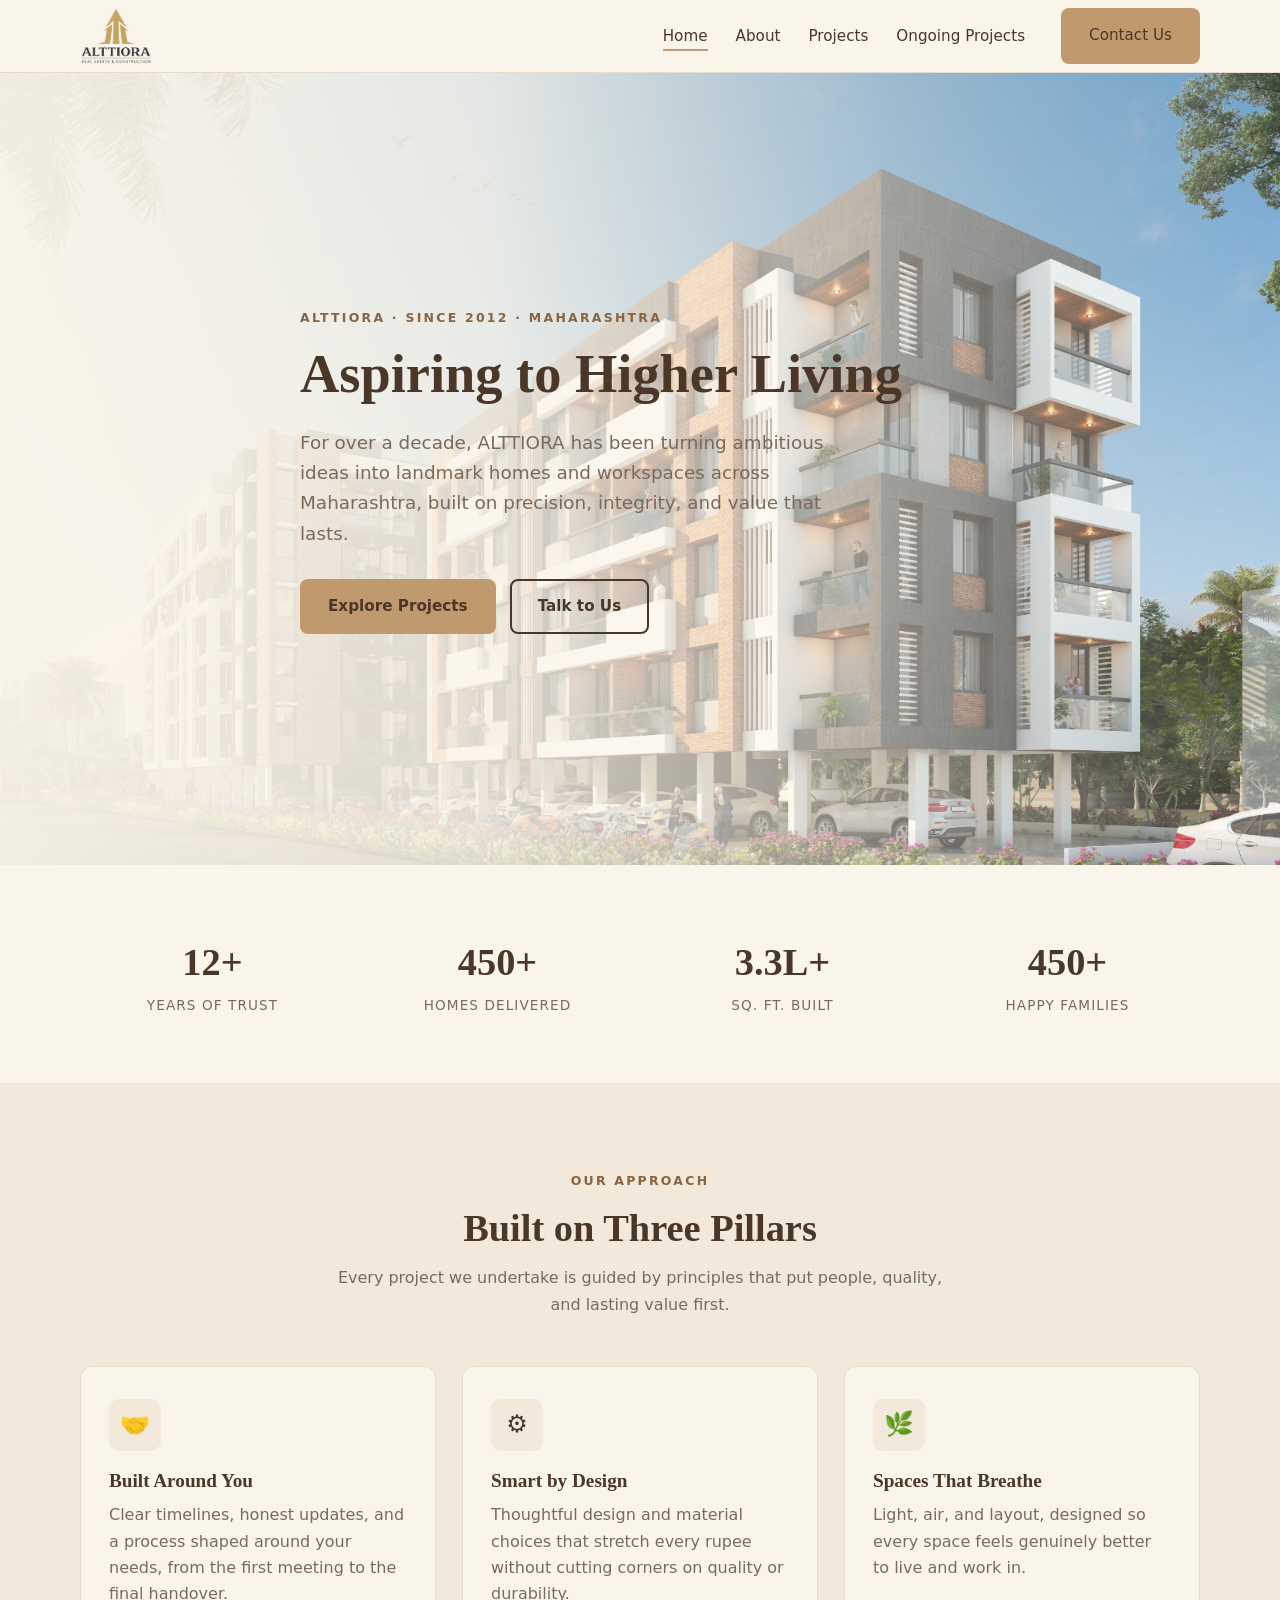
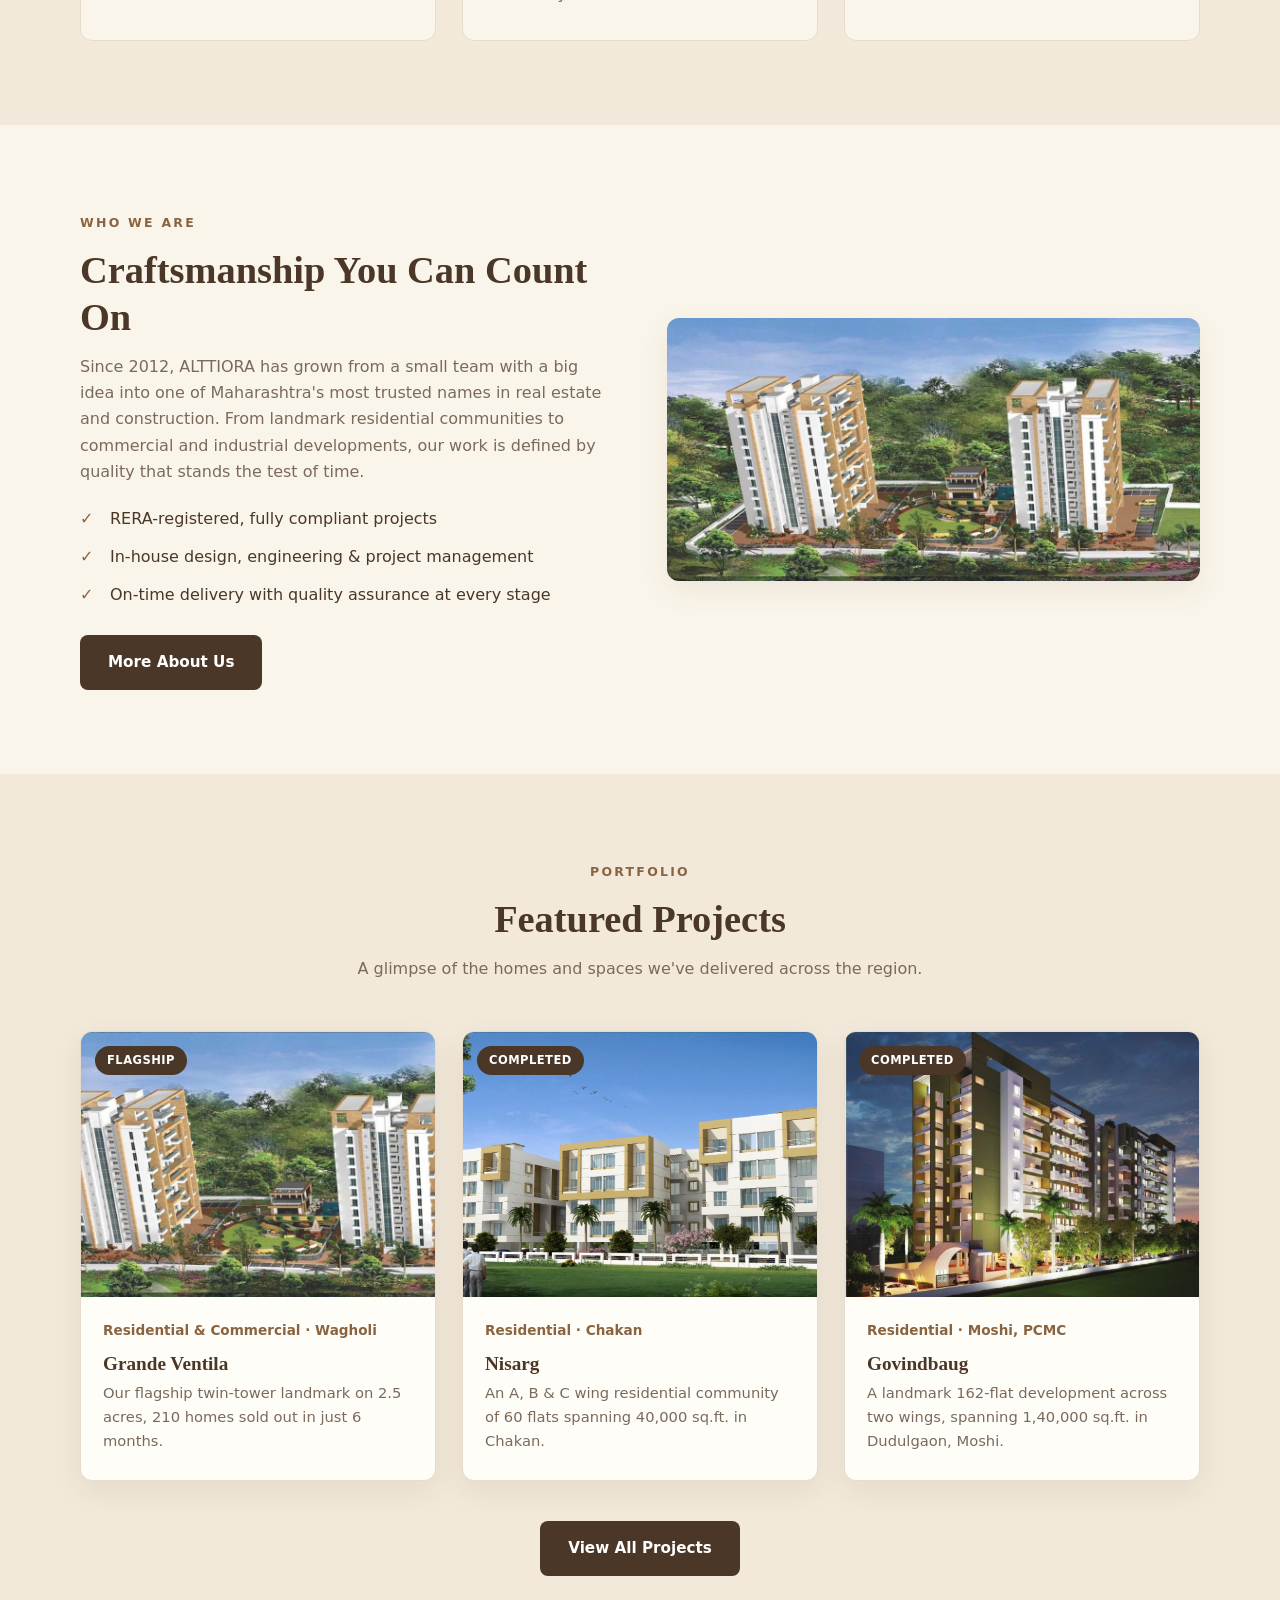
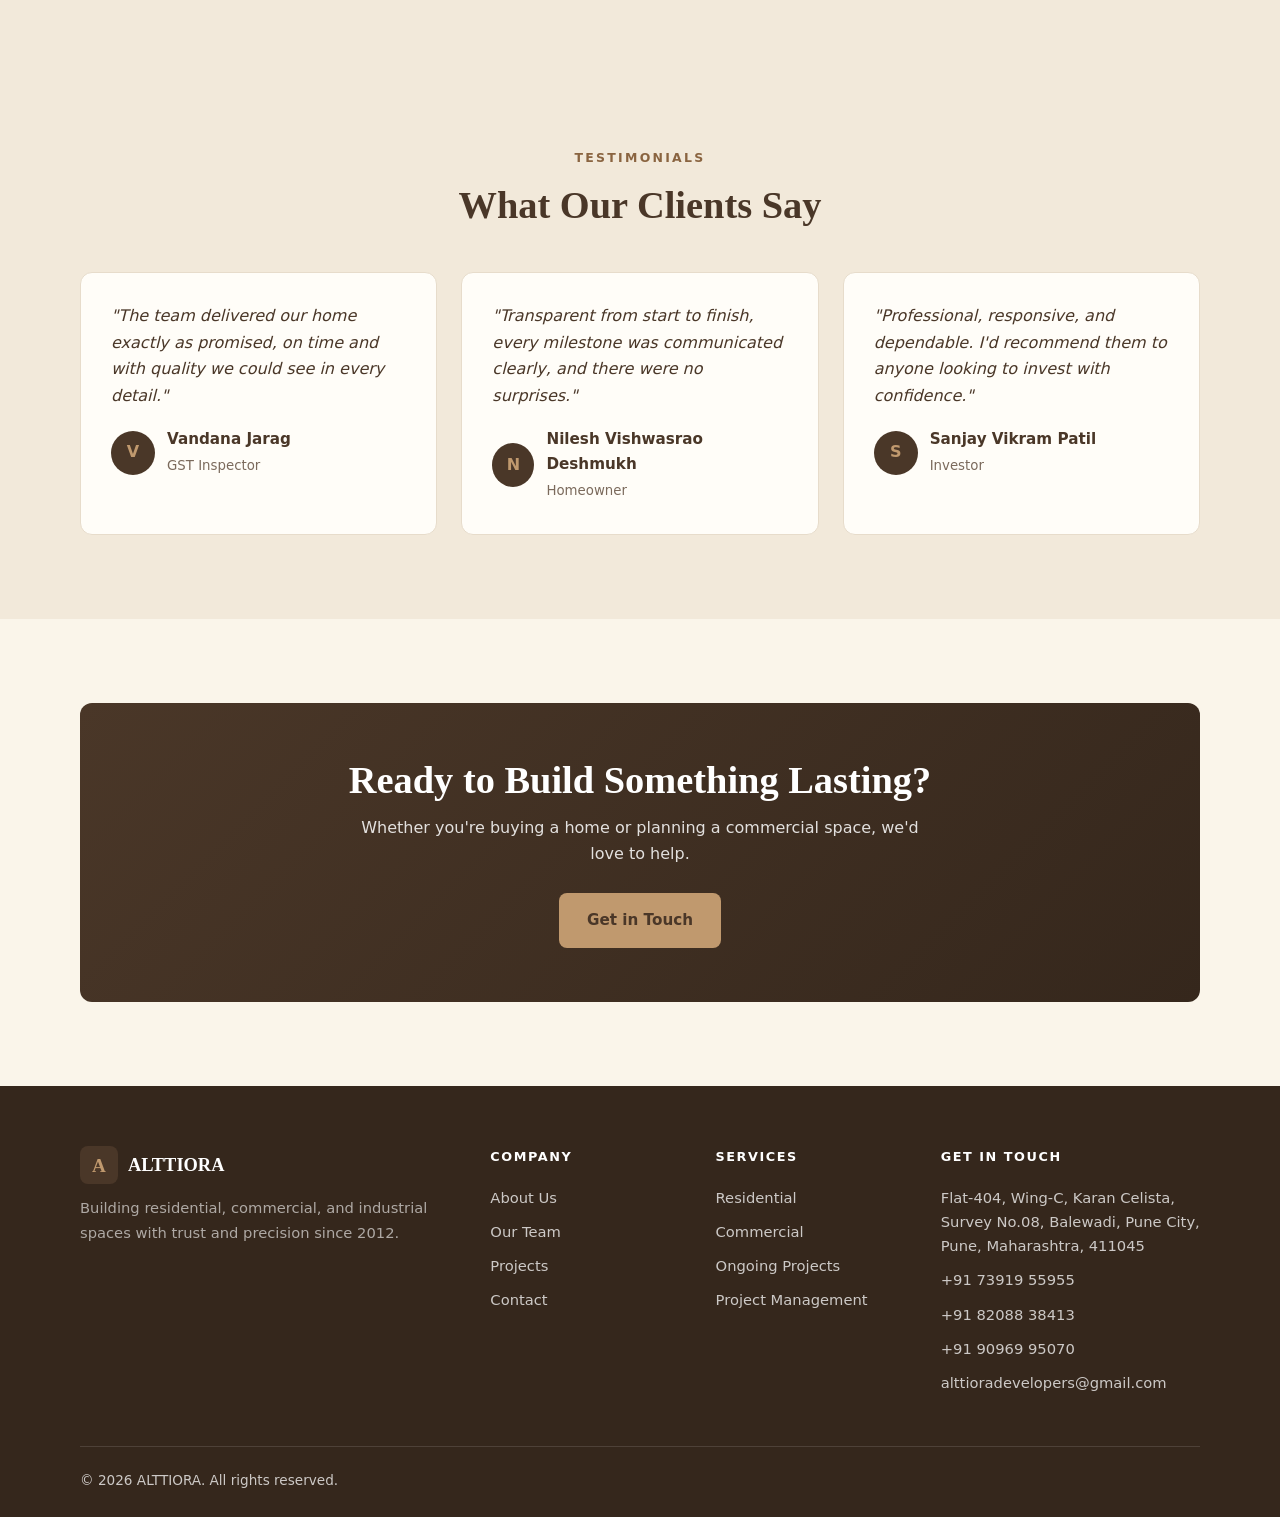
<file: index.html>
<!DOCTYPE html>
<html lang="en">
<head>
  <meta charset="UTF-8" />
  <meta name="viewport" content="width=device-width, initial-scale=1.0" />
  <title>ALTTIORA — Aspiring to Higher Living</title>
  <meta name="description" content="ALTTIORA is a real estate and construction firm delivering residential, commercial, and industrial projects with precision and integrity." />
  <link rel="stylesheet" href="css/styles.css" />
</head>
<body>

  <!-- ============ HEADER ============ -->
  <header class="site-header">
    <div class="container nav">
      <a href="index.html" class="brand">
        <img src="images/logo.png" alt="ALTTIORA — Real Estate & Construction" class="brand__logo" />
      </a>
      <ul class="nav__links">
        <li><a href="index.html" class="active">Home</a></li>
        <li><a href="about.html">About</a></li>
        <li><a href="projects.html">Projects</a></li>
        <li><a href="ongoing-projects.html">Ongoing Projects</a></li>
        <li class="nav__cta"><a href="contact.html" class="btn btn--primary">Contact Us</a></li>
      </ul>
      <button class="nav__toggle" aria-label="Toggle menu"><span></span><span></span><span></span></button>
    </div>
  </header>

  <!-- ============ HERO ============ -->
  <section class="hero">
    <div class="container hero__inner reveal">
      <span class="eyebrow" style="color:var(--accent-dark)">ALTTIORA · Since 2012 · Maharashtra</span>
      <h1>Aspiring to Higher Living</h1>
      <p>For over a decade, ALTTIORA has been turning ambitious ideas into landmark homes and workspaces across Maharashtra, built on precision, integrity, and value that lasts.</p>
      <div class="hero__actions">
        <a href="projects.html" class="btn btn--primary">Explore Projects</a>
        <a href="contact.html" class="btn btn--ghost">Talk to Us</a>
      </div>
    </div>
  </section>

  <!-- ============ STATS ============ -->
  <section class="section" style="padding-block:56px">
    <div class="container stats reveal">
      <div class="stat"><div class="stat__num" data-count="12" data-suffix="+">12+</div><div class="stat__label">Years of Trust</div></div>
      <div class="stat"><div class="stat__num" data-count="450" data-suffix="+">450+</div><div class="stat__label">Homes Delivered</div></div>
      <div class="stat"><div class="stat__num" data-count="3.3" data-suffix="L+">3.3L+</div><div class="stat__label">Sq. Ft. Built</div></div>
      <div class="stat"><div class="stat__num" data-count="450" data-suffix="+">450+</div><div class="stat__label">Happy Families</div></div>
    </div>
  </section>

  <!-- ============ PILLARS ============ -->
  <section class="section section--soft">
    <div class="container">
      <div class="text-center reveal">
        <span class="eyebrow">Our Approach</span>
        <h2>Built on Three Pillars</h2>
        <p class="section-lead">Every project we undertake is guided by principles that put people, quality, and lasting value first.</p>
      </div>
      <div class="grid-3" style="margin-top:48px">
        <div class="card reveal">
          <div class="card__icon">🤝</div>
          <h3>Built Around You</h3>
          <p>Clear timelines, honest updates, and a process shaped around your needs, from the first meeting to the final handover.</p>
        </div>
        <div class="card reveal">
          <div class="card__icon">⚙️</div>
          <h3>Smart by Design</h3>
          <p>Thoughtful design and material choices that stretch every rupee without cutting corners on quality or durability.</p>
        </div>
        <div class="card reveal">
          <div class="card__icon">🌿</div>
          <h3>Spaces That Breathe</h3>
          <p>Light, air, and layout, designed so every space feels genuinely better to live and work in.</p>
        </div>
      </div>
    </div>
  </section>

  <!-- ============ ABOUT SPLIT ============ -->
  <section class="section">
    <div class="container split">
      <div class="reveal">
        <span class="eyebrow">Who We Are</span>
        <h2>Craftsmanship You Can Count On</h2>
        <p style="margin-top:14px">Since 2012, ALTTIORA has grown from a small team with a big idea into one of Maharashtra's most trusted names in real estate and construction. From landmark residential communities to commercial and industrial developments, our work is defined by quality that stands the test of time.</p>
        <ul>
          <li>RERA-registered, fully compliant projects</li>
          <li>In-house design, engineering &amp; project management</li>
          <li>On-time delivery with quality assurance at every stage</li>
        </ul>
        <a href="about.html" class="btn btn--dark" style="margin-top:26px">More About Us</a>
      </div>
      <div class="reveal">
        <!-- Replace with your own image: images/about.jpg -->
        <img src="images/about.jpg" alt="ALTTIORA project" onerror="this.src='https://placehold.co/640x520/2c3742/8fa8bf?text=Add+images/about.jpg'" />
      </div>
    </div>
  </section>

  <!-- ============ FEATURED PROJECTS ============ -->
  <section class="section section--soft">
    <div class="container">
      <div class="text-center reveal">
        <span class="eyebrow">Portfolio</span>
        <h2>Featured Projects</h2>
        <p class="section-lead">A glimpse of the homes and spaces we've delivered across the region.</p>
      </div>
      <div class="projects" style="margin-top:48px">
        <article class="project reveal">
          <div class="project__img" style="background-image:url('images/grande-1.jpg')">
            <span class="project__tag project__tag--done">Flagship</span>
          </div>
          <div class="project__body">
            <div class="project__meta">Residential &amp; Commercial · Wagholi</div>
            <h3>Grande Ventila</h3>
            <p>Our flagship twin-tower landmark on 2.5 acres, 210 homes sold out in just 6 months.</p>
          </div>
        </article>
        <article class="project reveal">
          <div class="project__img" style="background-image:url('images/nisarg-1.jpg')">
            <span class="project__tag project__tag--done">Completed</span>
          </div>
          <div class="project__body">
            <div class="project__meta">Residential · Chakan</div>
            <h3>Nisarg</h3>
            <p>An A, B &amp; C wing residential community of 60 flats spanning 40,000 sq.ft. in Chakan.</p>
          </div>
        </article>
        <article class="project reveal">
          <div class="project__img" style="background-image:url('images/govindbaug-1.jpg')">
            <span class="project__tag project__tag--done">Completed</span>
          </div>
          <div class="project__body">
            <div class="project__meta">Residential · Moshi, PCMC</div>
            <h3>Govindbaug</h3>
            <p>A landmark 162-flat development across two wings, spanning 1,40,000 sq.ft. in Dudulgaon, Moshi.</p>
          </div>
        </article>
      </div>
      <div class="text-center" style="margin-top:40px">
        <a href="projects.html" class="btn btn--dark">View All Projects</a>
      </div>
    </div>
  </section>

  <!-- ============ TESTIMONIALS ============ -->
  <section class="section section--soft">
    <div class="container">
      <div class="text-center reveal">
        <span class="eyebrow">Testimonials</span>
        <h2>What Our Clients Say</h2>
      </div>
      <div class="quotes" style="margin-top:44px">
        <div class="quote reveal">
          <p>"The team delivered our home exactly as promised, on time and with quality we could see in every detail."</p>
          <div class="quote__by"><span class="quote__avatar">V</span><div><strong>Vandana Jarag</strong><small>GST Inspector</small></div></div>
        </div>
        <div class="quote reveal">
          <p>"Transparent from start to finish, every milestone was communicated clearly, and there were no surprises."</p>
          <div class="quote__by"><span class="quote__avatar">N</span><div><strong>Nilesh Vishwasrao Deshmukh</strong><small>Homeowner</small></div></div>
        </div>
        <div class="quote reveal">
          <p>"Professional, responsive, and dependable. I'd recommend them to anyone looking to invest with confidence."</p>
          <div class="quote__by"><span class="quote__avatar">S</span><div><strong>Sanjay Vikram Patil</strong><small>Investor</small></div></div>
        </div>
      </div>
    </div>
  </section>

  <!-- ============ CTA ============ -->
  <section class="section">
    <div class="container">
      <div class="cta-band reveal">
        <h2>Ready to Build Something Lasting?</h2>
        <p>Whether you're buying a home or planning a commercial space, we'd love to help.</p>
        <a href="contact.html" class="btn btn--primary">Get in Touch</a>
      </div>
    </div>
  </section>

  <!-- ============ FOOTER ============ -->
  <footer class="site-footer">
    <div class="container">
      <div class="footer-grid">
        <div class="footer-about">
          <div class="footer-brand">
            <span class="brand__mark">A</span>
            <span class="brand__name">ALTTIORA</span>
          </div>
          <p>Building residential, commercial, and industrial spaces with trust and precision since 2012.</p>
        </div>
        <div>
          <h4>Company</h4>
          <a href="about.html">About Us</a>
          <a href="about.html#team">Our Team</a>
          <a href="projects.html">Projects</a>
          <a href="contact.html">Contact</a>
        </div>
        <div>
          <h4>Services</h4>
          <a href="projects.html">Residential</a>
          <a href="projects.html">Commercial</a>
          <a href="ongoing-projects.html">Ongoing Projects</a>
          <a href="contact.html">Project Management</a>
        </div>
        <div>
          <h4>Get in Touch</h4>
          <span style="display:block;color:rgba(255,255,255,.75);font-size:.92rem;margin-bottom:10px">Flat-404, Wing-C, Karan Celista, Survey No.08, Balewadi, Pune City, Pune, Maharashtra, 411045</span>
          <a href="tel:+917391955955">+91 73919 55955</a>
          <a href="tel:+918208838413">+91 82088 38413</a>
          <a href="tel:+919096995070">+91 90969 95070</a>
          <a href="mailto:alttioradevelopers@gmail.com">alttioradevelopers@gmail.com</a>
        </div>
      </div>
      <div class="footer-bottom">
        <span>© <span id="year">2026</span> ALTTIORA. All rights reserved.</span>
      </div>
    </div>
  </footer>

  <script src="js/main.js"></script>
</body>
</html>
</file>
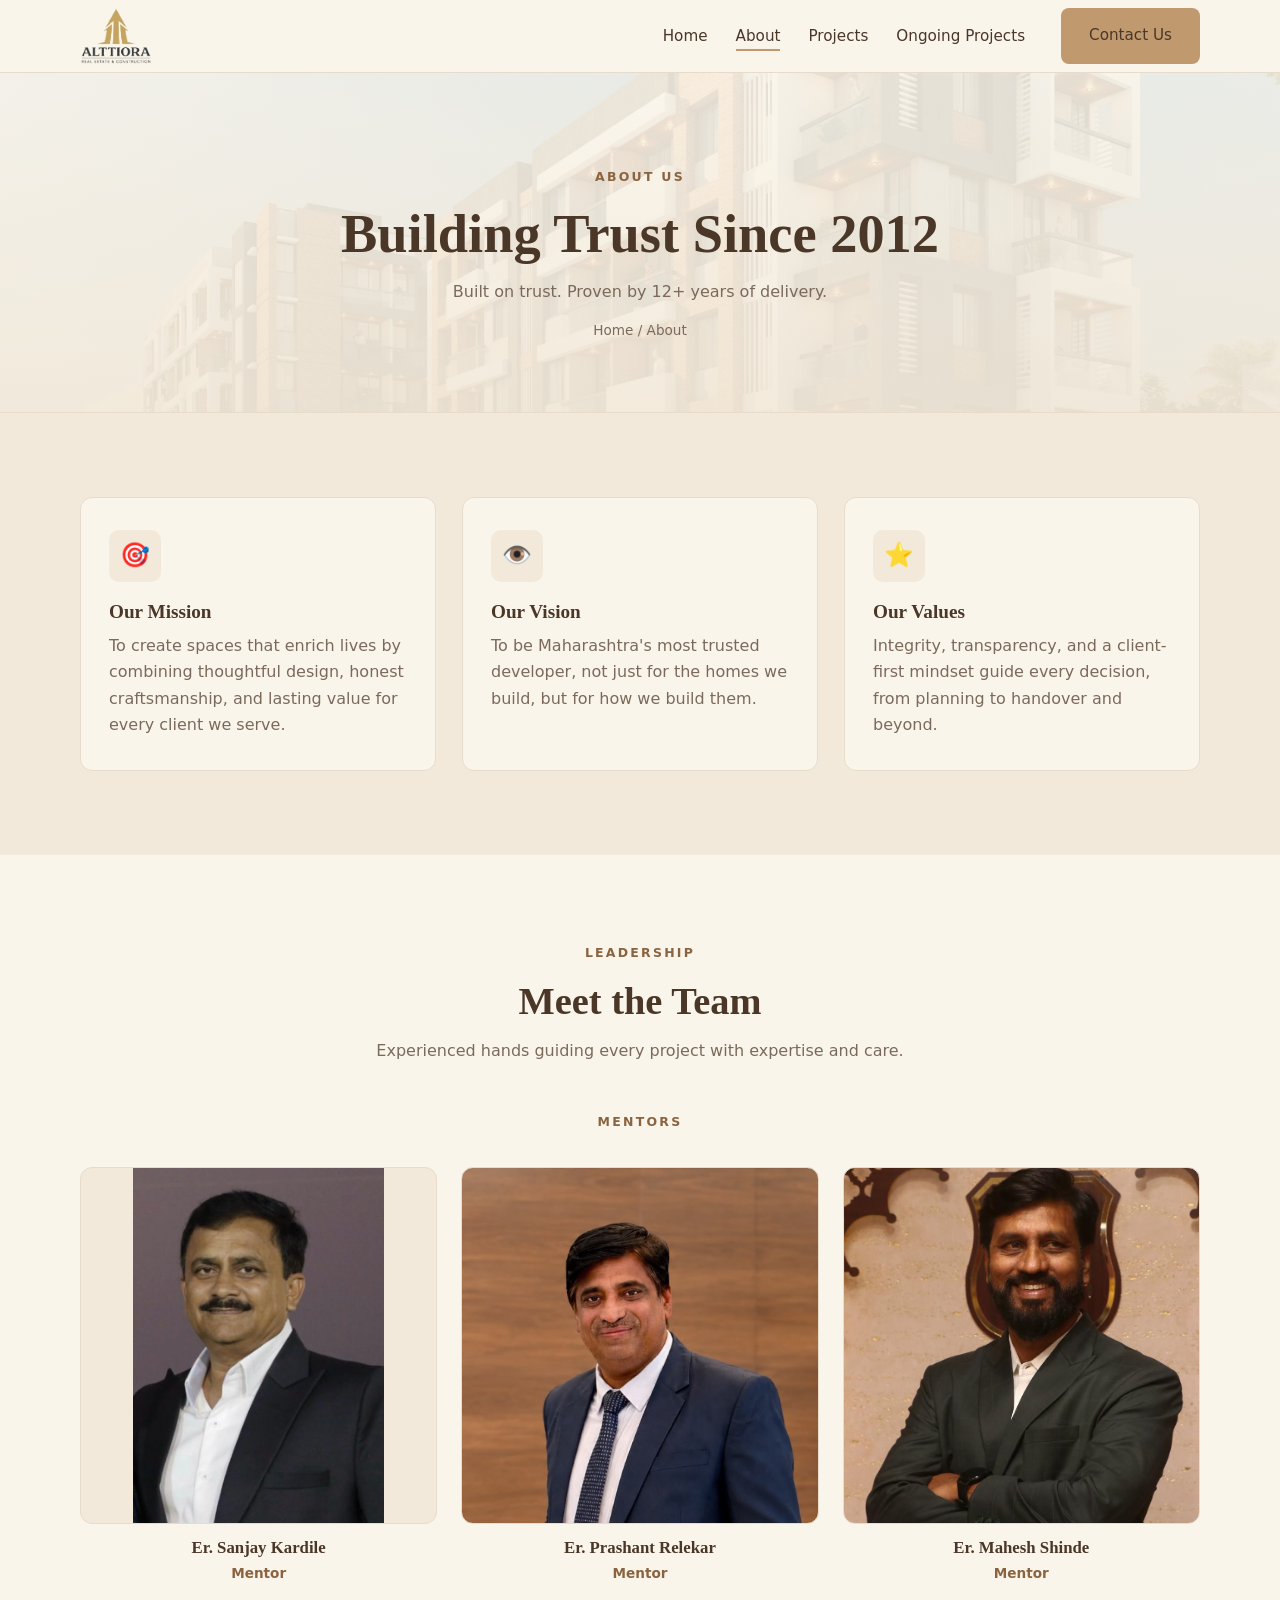
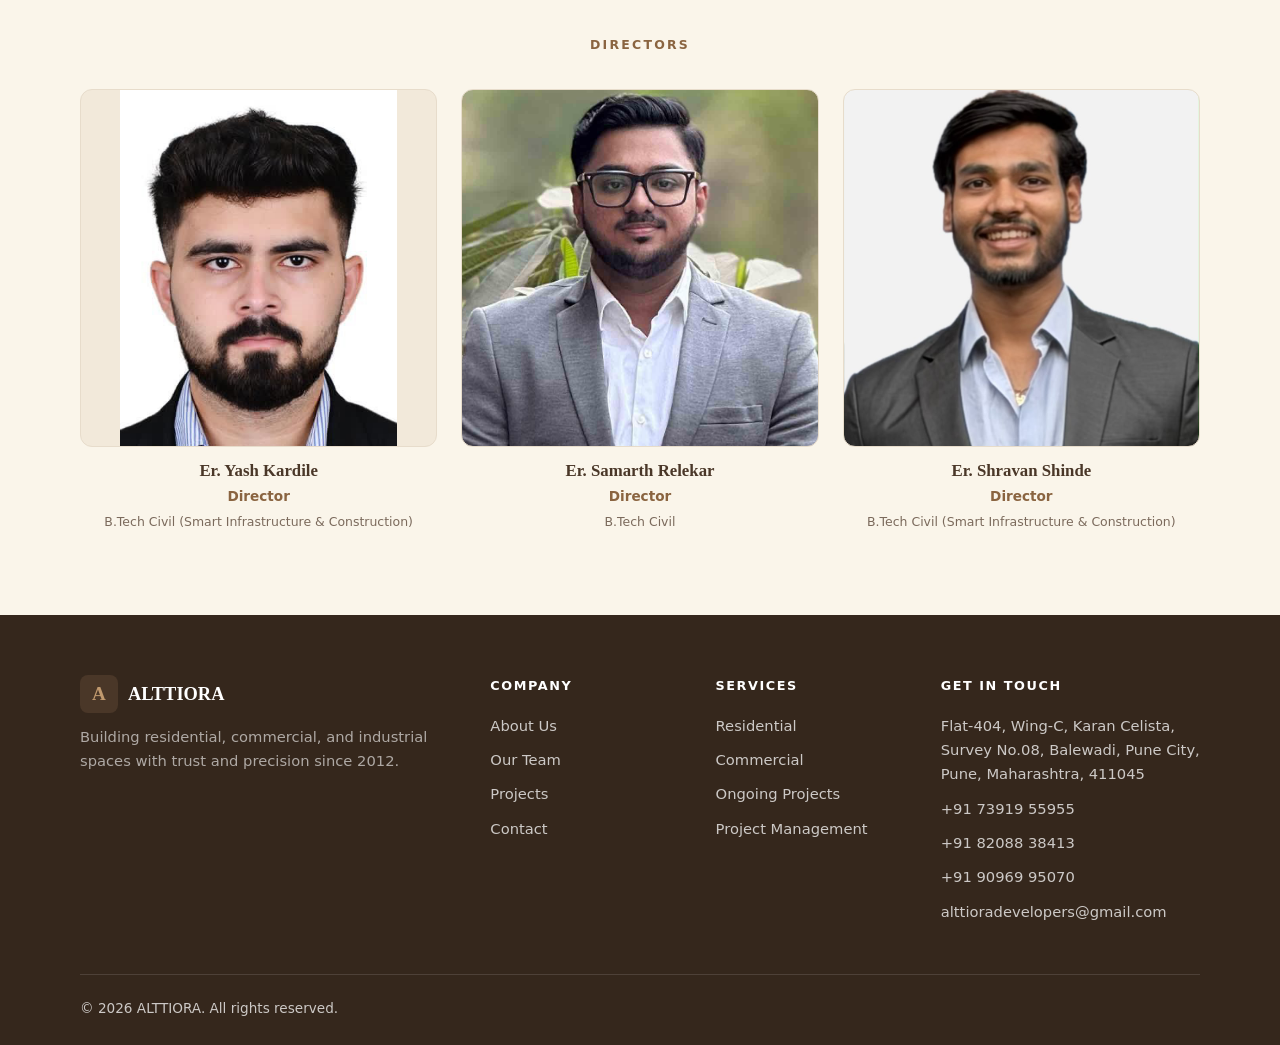
<file: about.html>
<!DOCTYPE html>
<html lang="en">
<head>
  <meta charset="UTF-8" />
  <meta name="viewport" content="width=device-width, initial-scale=1.0" />
  <title>About — ALTTIORA</title>
  <meta name="description" content="Learn about ALTTIORA, our story, values, and the team building trust since 2012." />
  <link rel="stylesheet" href="css/styles.css" />
</head>
<body>

  <!-- ============ HEADER ============ -->
  <header class="site-header">
    <div class="container nav">
      <a href="index.html" class="brand">
        <img src="images/logo.png" alt="ALTTIORA — Real Estate & Construction" class="brand__logo" />
      </a>
      <ul class="nav__links">
        <li><a href="index.html">Home</a></li>
        <li><a href="about.html" class="active">About</a></li>
        <li><a href="projects.html">Projects</a></li>
        <li><a href="ongoing-projects.html">Ongoing Projects</a></li>
        <li class="nav__cta"><a href="contact.html" class="btn btn--primary">Contact Us</a></li>
      </ul>
      <button class="nav__toggle" aria-label="Toggle menu"><span></span><span></span><span></span></button>
    </div>
  </header>

  <!-- ============ PAGE HEAD ============ -->
  <section class="page-head">
    <div class="container">
      <span class="eyebrow" style="color:var(--accent-dark)">About Us</span>
      <h1>Building Trust Since 2012</h1>
      <p>Built on trust. Proven by 12+ years of delivery.</p>
      <div class="breadcrumb"><a href="index.html">Home</a> / About</div>
    </div>
  </section>

  <!-- ============ MISSION / VISION ============ -->
  <section class="section section--soft">
    <div class="container grid-3">
      <div class="card reveal">
        <div class="card__icon">🎯</div>
        <h3>Our Mission</h3>
        <p>To create spaces that enrich lives by combining thoughtful design, honest craftsmanship, and lasting value for every client we serve.</p>
      </div>
      <div class="card reveal">
        <div class="card__icon">👁️</div>
        <h3>Our Vision</h3>
        <p>To be Maharashtra's most trusted developer, not just for the homes we build, but for how we build them.</p>
      </div>
      <div class="card reveal">
        <div class="card__icon">⭐</div>
        <h3>Our Values</h3>
        <p>Integrity, transparency, and a client-first mindset guide every decision, from planning to handover and beyond.</p>
      </div>
    </div>
  </section>

  <!-- ============ TEAM ============ -->
  <section class="section" id="team">
    <div class="container">
      <div class="text-center reveal">
        <span class="eyebrow">Leadership</span>
        <h2>Meet the Team</h2>
        <p class="section-lead">Experienced hands guiding every project with expertise and care.</p>
      </div>
      <div class="reveal text-center team-group-label"><span class="eyebrow">Mentors</span></div>
      <div class="team" style="grid-template-columns:repeat(3,1fr); margin-top:20px">
        <div class="member reveal">
          <div class="member__photo" style="background-image:url('images/team-1.jpg'); background-size:contain; background-repeat:no-repeat"></div>
          <h3>Er. Sanjay Kardile</h3>
          <span>Mentor</span>
        </div>
        <div class="member reveal">
          <div class="member__photo" style="background-image:url('images/team-2.jpg')"></div>
          <h3>Er. Prashant Relekar</h3>
          <span>Mentor</span>
        </div>
        <div class="member reveal">
          <div class="member__photo" style="background-image:url('images/team-3.jpg')"></div>
          <h3>Er. Mahesh Shinde</h3>
          <span>Mentor</span>
        </div>
      </div>

      <div class="reveal text-center team-group-label"><span class="eyebrow">Directors</span></div>
      <div class="team" style="grid-template-columns:repeat(3,1fr); margin-top:20px">
        <div class="member reveal">
          <div class="member__photo" style="background-image:url('images/team-4.jpg'); background-size:contain; background-repeat:no-repeat"></div>
          <h3>Er. Yash Kardile</h3>
          <span>Director</span>
          <p class="member-qual">B.Tech Civil (Smart Infrastructure &amp; Construction)</p>
        </div>
        <div class="member reveal">
          <div class="member__photo" style="background-image:url('images/team-5.jpg')"></div>
          <h3>Er. Samarth Relekar</h3>
          <span>Director</span>
          <p class="member-qual">B.Tech Civil</p>
        </div>
        <div class="member reveal">
          <div class="member__photo" style="background-image:url('images/team-6.jpg')"></div>
          <h3>Er. Shravan Shinde</h3>
          <span>Director</span>
          <p class="member-qual">B.Tech Civil (Smart Infrastructure &amp; Construction)</p>
        </div>
      </div>
    </div>
  </section>

  <!-- ============ FOOTER ============ -->
  <footer class="site-footer">
    <div class="container">
      <div class="footer-grid">
        <div class="footer-about">
          <div class="footer-brand">
            <span class="brand__mark">A</span>
            <span class="brand__name">ALTTIORA</span>
          </div>
          <p>Building residential, commercial, and industrial spaces with trust and precision since 2012.</p>
        </div>
        <div>
          <h4>Company</h4>
          <a href="about.html">About Us</a>
          <a href="about.html#team">Our Team</a>
          <a href="projects.html">Projects</a>
          <a href="contact.html">Contact</a>
        </div>
        <div>
          <h4>Services</h4>
          <a href="projects.html">Residential</a>
          <a href="projects.html">Commercial</a>
          <a href="ongoing-projects.html">Ongoing Projects</a>
          <a href="contact.html">Project Management</a>
        </div>
        <div>
          <h4>Get in Touch</h4>
          <span style="display:block;color:rgba(255,255,255,.75);font-size:.92rem;margin-bottom:10px">Flat-404, Wing-C, Karan Celista, Survey No.08, Balewadi, Pune City, Pune, Maharashtra, 411045</span>
          <a href="tel:+917391955955">+91 73919 55955</a>
          <a href="tel:+918208838413">+91 82088 38413</a>
          <a href="tel:+919096995070">+91 90969 95070</a>
          <a href="mailto:alttioradevelopers@gmail.com">alttioradevelopers@gmail.com</a>
        </div>
      </div>
      <div class="footer-bottom">
        <span>© <span id="year">2026</span> ALTTIORA. All rights reserved.</span>
      </div>
    </div>
  </footer>

  <script src="js/main.js"></script>
</body>
</html>
</file>
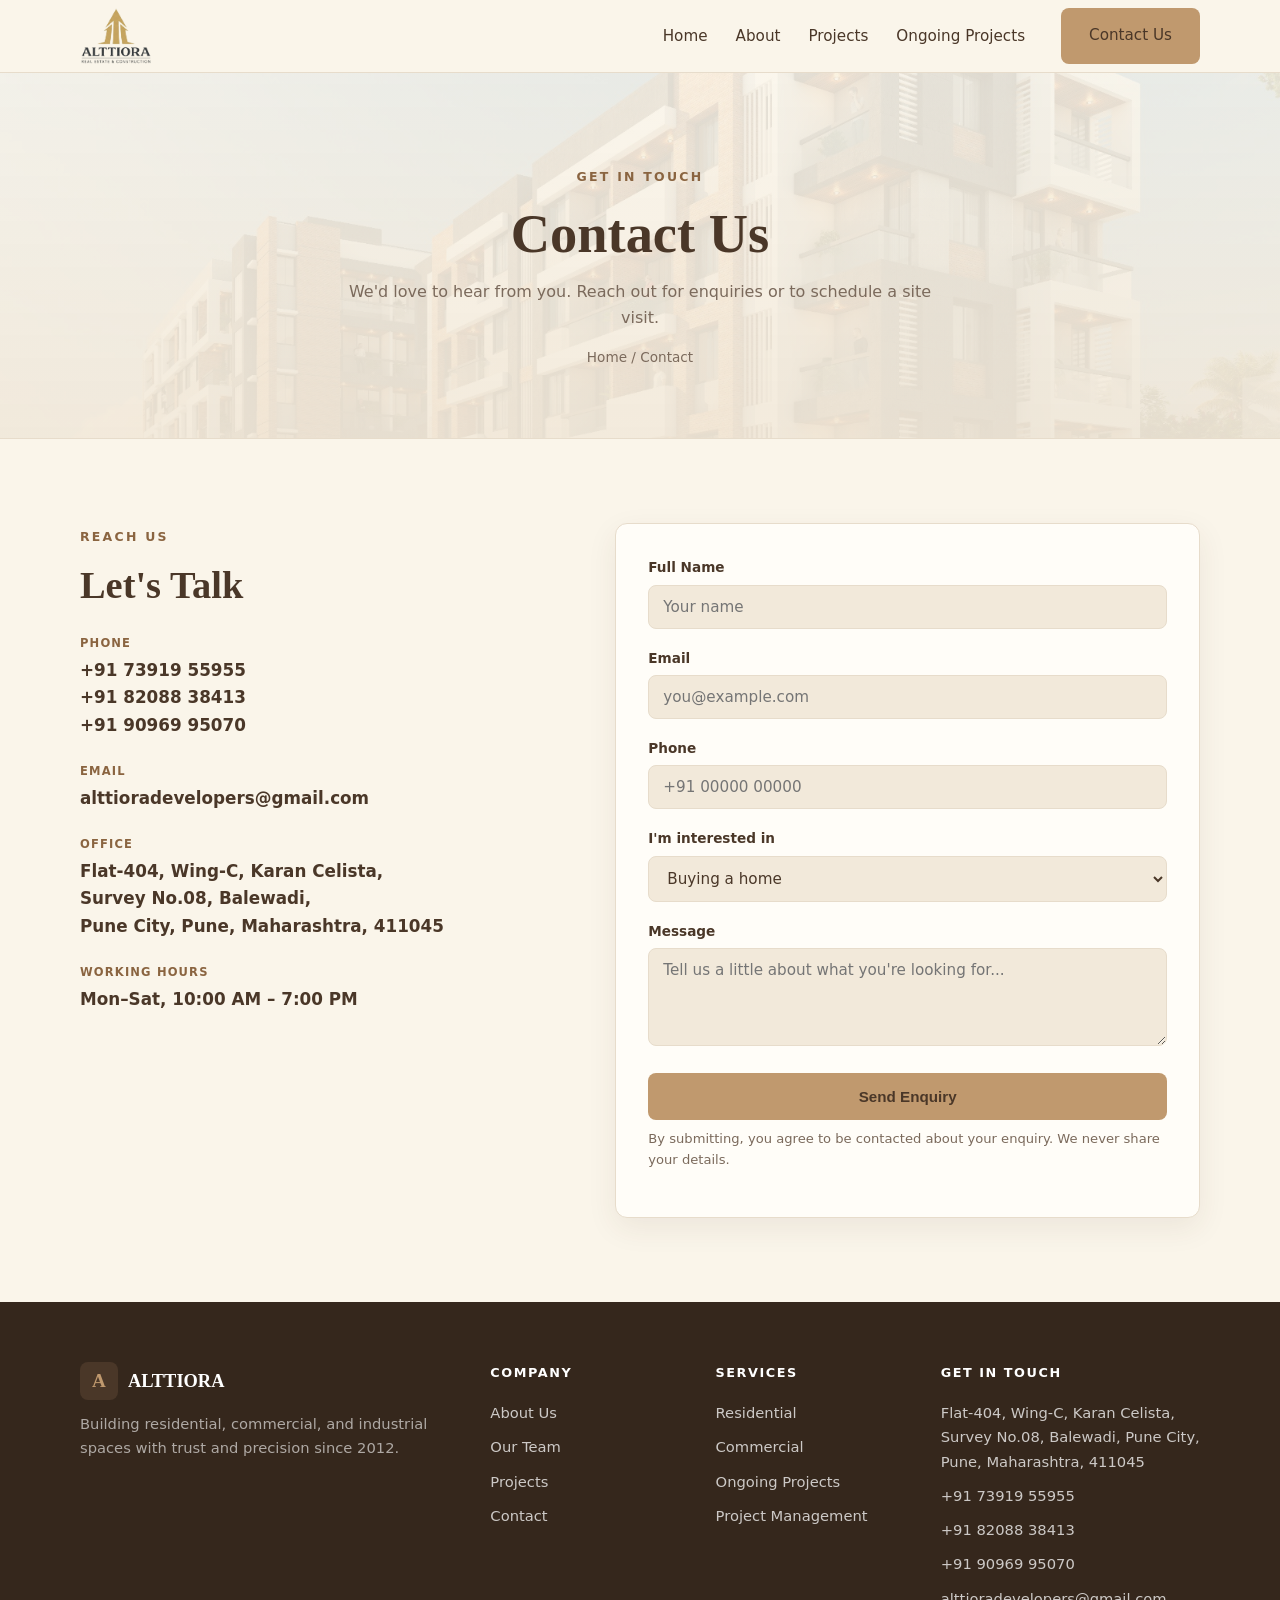
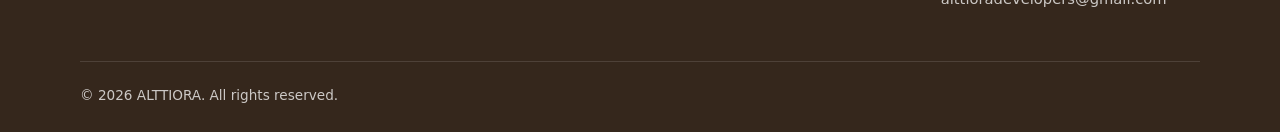
<file: contact.html>
<!DOCTYPE html>
<html lang="en">
<head>
  <meta charset="UTF-8" />
  <meta name="viewport" content="width=device-width, initial-scale=1.0" />
  <title>Contact — ALTTIORA</title>
  <meta name="description" content="Get in touch with ALTTIORA for enquiries and site visits." />
  <link rel="stylesheet" href="css/styles.css" />
</head>
<body>

  <!-- ============ HEADER ============ -->
  <header class="site-header">
    <div class="container nav">
      <a href="index.html" class="brand">
        <img src="images/logo.png" alt="ALTTIORA — Real Estate & Construction" class="brand__logo" />
      </a>
      <ul class="nav__links">
        <li><a href="index.html">Home</a></li>
        <li><a href="about.html">About</a></li>
        <li><a href="projects.html">Projects</a></li>
        <li><a href="ongoing-projects.html">Ongoing Projects</a></li>
        <li class="nav__cta"><a href="contact.html" class="btn btn--primary">Contact Us</a></li>
      </ul>
      <button class="nav__toggle" aria-label="Toggle menu"><span></span><span></span><span></span></button>
    </div>
  </header>

  <!-- ============ PAGE HEAD ============ -->
  <section class="page-head">
    <div class="container">
      <span class="eyebrow" style="color:var(--accent-dark)">Get in Touch</span>
      <h1>Contact Us</h1>
      <p>We'd love to hear from you. Reach out for enquiries or to schedule a site visit.</p>
      <div class="breadcrumb"><a href="index.html">Home</a> / Contact</div>
    </div>
  </section>

  <!-- ============ CONTACT ============ -->
  <section class="section">
    <div class="container contact-grid">
      <!-- Info -->
      <div class="reveal">
        <span class="eyebrow">Reach Us</span>
        <h2>Let's Talk</h2>
        <ul class="contact-info" style="margin-top:26px; padding:0">
          <li><small>Phone</small><strong>
            <a href="tel:+917391955955">+91 73919 55955</a><br>
            <a href="tel:+918208838413">+91 82088 38413</a><br>
            <a href="tel:+919096995070">+91 90969 95070</a>
          </strong></li>
          <li><small>Email</small><strong><a href="mailto:alttioradevelopers@gmail.com">alttioradevelopers@gmail.com</a></strong></li>
          <li><small>Office</small><strong>Flat-404, Wing-C, Karan Celista,<br>Survey No.08, Balewadi,<br>Pune City, Pune, Maharashtra, 411045</strong></li>
          <li><small>Working Hours</small><strong>Mon–Sat, 10:00 AM – 7:00 PM</strong></li>
        </ul>
      </div>

      <!-- Form -->
      <div class="reveal">
        <form class="form" id="contact-form" method="POST" action="https://formsubmit.co/alttioradevelopers@gmail.com">
          <!-- FormSubmit settings: emails enquiries to alttioradevelopers@gmail.com -->
          <input type="hidden" name="_subject" value="New enquiry from ALTTIORA website" />
          <input type="hidden" name="_template" value="table" />
          <input type="hidden" name="_captcha" value="false" />
          <input type="hidden" name="_next" value="https://alttiora.netlify.app/thankyou.html" />
          <input type="text" name="_honey" style="display:none" tabindex="-1" autocomplete="off" />
          <div class="field">
            <label for="name">Full Name</label>
            <input type="text" id="name" name="name" placeholder="Your name" required />
          </div>
          <div class="field">
            <label for="email">Email</label>
            <input type="email" id="email" name="email" placeholder="you@example.com" required />
          </div>
          <div class="field">
            <label for="phone">Phone</label>
            <input type="tel" id="phone" name="phone" placeholder="+91 00000 00000" />
          </div>
          <div class="field">
            <label for="interest">I'm interested in</label>
            <select id="interest" name="interest">
              <option>Buying a home</option>
              <option>Commercial space</option>
              <option>Project management consultancy</option>
              <option>General enquiry</option>
            </select>
          </div>
          <div class="field">
            <label for="message">Message</label>
            <textarea id="message" name="message" rows="4" placeholder="Tell us a little about what you're looking for..."></textarea>
          </div>
          <button type="submit" class="btn btn--primary" style="width:100%">Send Enquiry</button>
          <p class="form__note">By submitting, you agree to be contacted about your enquiry. We never share your details.</p>
          <p class="form__status" role="status"></p>
        </form>
      </div>
    </div>
  </section>

  <!-- ============ FOOTER ============ -->
  <footer class="site-footer">
    <div class="container">
      <div class="footer-grid">
        <div class="footer-about">
          <div class="footer-brand">
            <span class="brand__mark">A</span>
            <span class="brand__name">ALTTIORA</span>
          </div>
          <p>Building residential, commercial, and industrial spaces with trust and precision since 2012.</p>
        </div>
        <div>
          <h4>Company</h4>
          <a href="about.html">About Us</a>
          <a href="about.html#team">Our Team</a>
          <a href="projects.html">Projects</a>
          <a href="contact.html">Contact</a>
        </div>
        <div>
          <h4>Services</h4>
          <a href="projects.html">Residential</a>
          <a href="projects.html">Commercial</a>
          <a href="ongoing-projects.html">Ongoing Projects</a>
          <a href="contact.html">Project Management</a>
        </div>
        <div>
          <h4>Get in Touch</h4>
          <span style="display:block;color:rgba(255,255,255,.75);font-size:.92rem;margin-bottom:10px">Flat-404, Wing-C, Karan Celista, Survey No.08, Balewadi, Pune City, Pune, Maharashtra, 411045</span>
          <a href="tel:+917391955955">+91 73919 55955</a>
          <a href="tel:+918208838413">+91 82088 38413</a>
          <a href="tel:+919096995070">+91 90969 95070</a>
          <a href="mailto:alttioradevelopers@gmail.com">alttioradevelopers@gmail.com</a>
        </div>
      </div>
      <div class="footer-bottom">
        <span>© <span id="year">2026</span> ALTTIORA. All rights reserved.</span>
      </div>
    </div>
  </footer>

  <script src="js/main.js"></script>
</body>
</html>
</file>
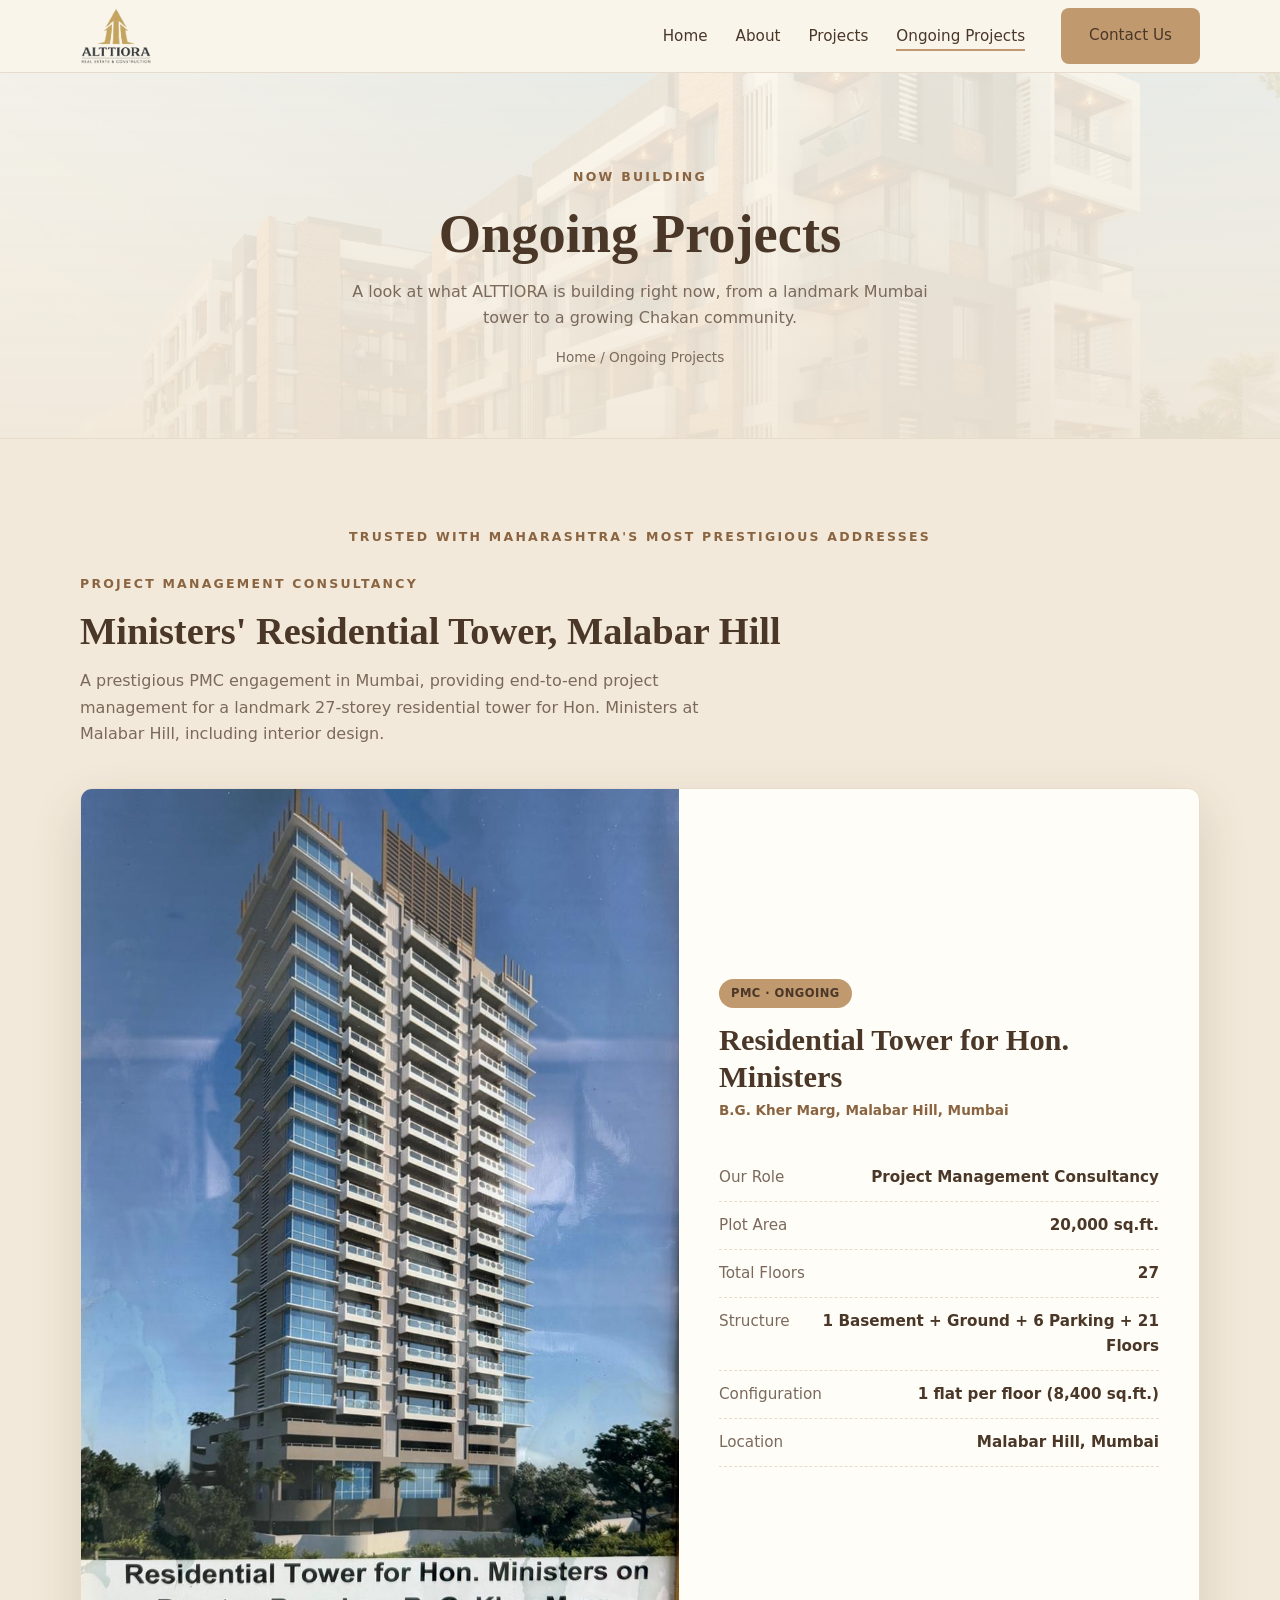
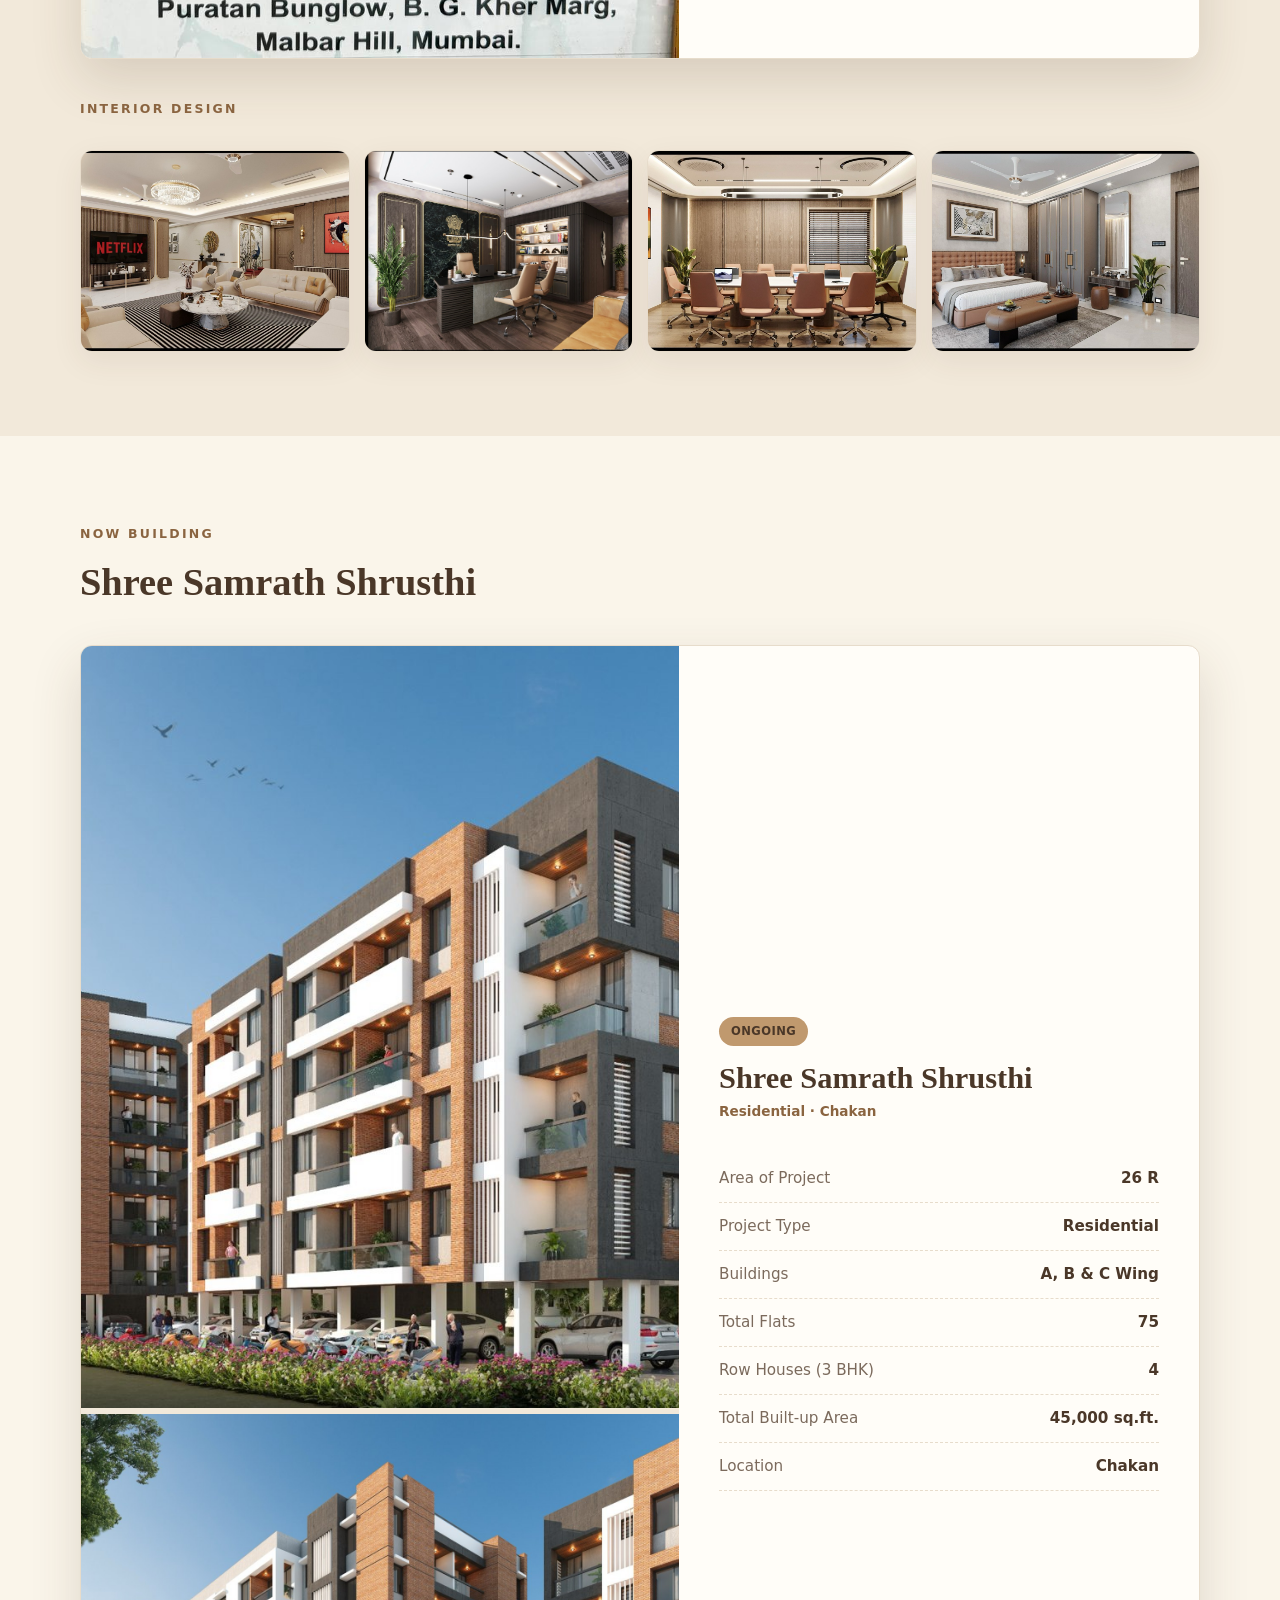
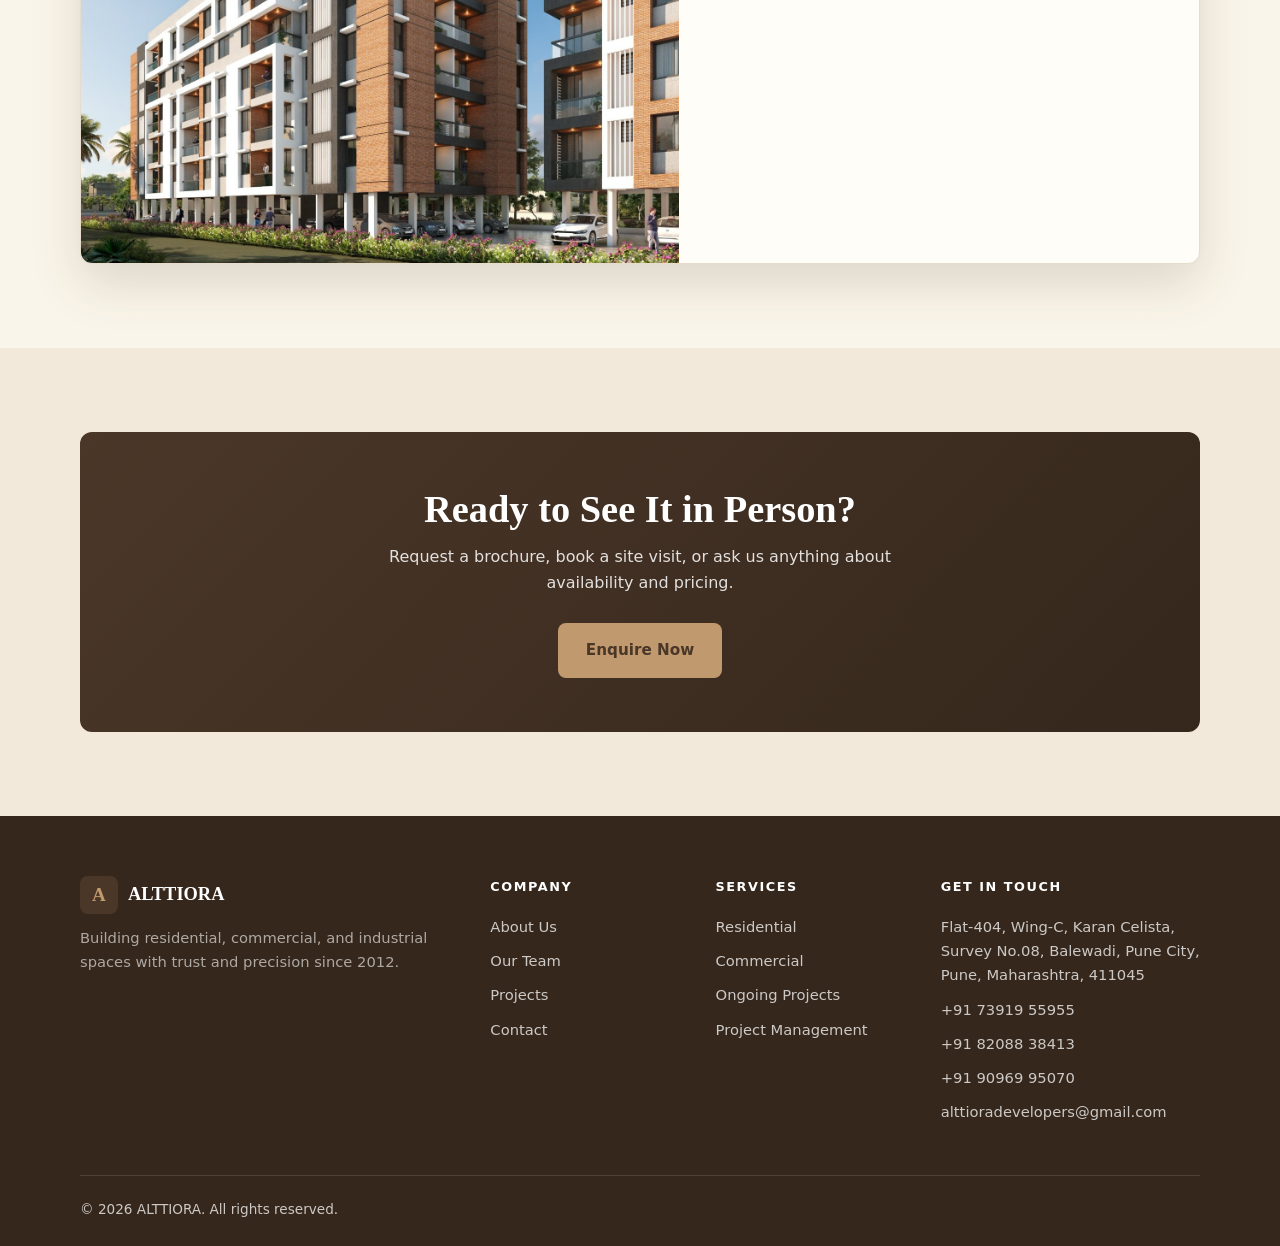
<file: ongoing-projects.html>
<!DOCTYPE html>
<html lang="en">
<head>
  <meta charset="UTF-8" />
  <meta name="viewport" content="width=device-width, initial-scale=1.0" />
  <title>Ongoing Projects — ALTTIORA</title>
  <meta name="description" content="Explore ALTTIORA's ongoing developments, including our Malabar Hill PMC engagement and Shree Samrath Shrusthi in Chakan." />
  <link rel="stylesheet" href="css/styles.css" />
</head>
<body>

  <!-- ============ HEADER ============ -->
  <header class="site-header">
    <div class="container nav">
      <a href="index.html" class="brand">
        <img src="images/logo.png" alt="ALTTIORA — Real Estate & Construction" class="brand__logo" />
      </a>
      <ul class="nav__links">
        <li><a href="index.html">Home</a></li>
        <li><a href="about.html">About</a></li>
        <li><a href="projects.html">Projects</a></li>
        <li><a href="ongoing-projects.html" class="active">Ongoing Projects</a></li>
        <li class="nav__cta"><a href="contact.html" class="btn btn--primary">Contact Us</a></li>
      </ul>
      <button class="nav__toggle" aria-label="Toggle menu"><span></span><span></span><span></span></button>
    </div>
  </header>

  <!-- ============ PAGE HEAD ============ -->
  <section class="page-head">
    <div class="container">
      <span class="eyebrow" style="color:var(--accent-dark)">Now Building</span>
      <h1>Ongoing Projects</h1>
      <p>A look at what ALTTIORA is building right now, from a landmark Mumbai tower to a growing Chakan community.</p>
      <div class="breadcrumb"><a href="index.html">Home</a> / Ongoing Projects</div>
    </div>
  </section>

  <!-- ============ PROJECT MANAGEMENT CONSULTANCY (MALABAR HILL) ============ -->
  <section class="section section--soft">
    <div class="container">
      <div class="text-center reveal" style="margin-bottom:8px">
        <span class="eyebrow" style="color:var(--accent-dark)">Trusted with Maharashtra's most prestigious addresses</span>
      </div>
      <div class="reveal">
        <span class="eyebrow">Project Management Consultancy</span>
        <h2>Ministers' Residential Tower, Malabar Hill</h2>
        <p style="margin-top:14px; max-width:660px">A prestigious PMC engagement in Mumbai, providing end-to-end project management for a landmark 27-storey residential tower for Hon. Ministers at Malabar Hill, including interior design.</p>
      </div>

      <article class="project-feature reveal--scale reveal" style="margin-top:40px">
        <div class="project-feature__gallery gallery--solo">
          <img src="images/malabar-tower.jpg" alt="Malabar Hill ministers' tower render" onerror="this.src='https://placehold.co/560x760/2c3742/8fa8bf?text=Add+images/malabar-tower.jpg'" />
        </div>
        <div class="project-feature__info">
          <span class="project__tag">PMC · Ongoing</span>
          <h3>Residential Tower for Hon. Ministers</h3>
          <div class="project__meta">B.G. Kher Marg, Malabar Hill, Mumbai</div>
          <ul class="spec-list">
            <li><span>Our Role</span><span>Project Management Consultancy</span></li>
            <li><span>Plot Area</span><span>20,000 sq.ft.</span></li>
            <li><span>Total Floors</span><span>27</span></li>
            <li><span>Structure</span><span>1 Basement + Ground + 6 Parking + 21 Floors</span></li>
            <li><span>Configuration</span><span>1 flat per floor (8,400 sq.ft.)</span></li>
            <li><span>Location</span><span>Malabar Hill, Mumbai</span></li>
          </ul>
        </div>
      </article>

      <div class="reveal" style="margin-top:36px">
        <span class="eyebrow">Interior Design</span>
        <div class="pmc-gallery">
          <img src="images/malabar-int-1.jpg" alt="Living room interior" onerror="this.src='https://placehold.co/480x300/1e262e/8fa8bf?text=malabar-int-1.jpg'" />
          <img src="images/malabar-int-2.jpg" alt="Minister's office interior" onerror="this.src='https://placehold.co/480x300/2c3742/8fa8bf?text=malabar-int-2.jpg'" />
          <img src="images/malabar-int-3.jpg" alt="Boardroom interior" onerror="this.src='https://placehold.co/480x300/8fa8bf/2c3742?text=malabar-int-3.jpg'" />
          <img src="images/malabar-int-4.jpg" alt="Master bedroom interior" onerror="this.src='https://placehold.co/480x300/1e262e/8fa8bf?text=malabar-int-4.jpg'" />
        </div>
      </div>
    </div>
  </section>

  <!-- ============ SHREE SAMRATH SHRUSTHI ============ -->
  <section class="section">
    <div class="container">
      <div class="reveal"><span class="eyebrow">Now Building</span><h2>Shree Samrath Shrusthi</h2></div>

      <article class="project-feature reveal--scale reveal" style="margin-top:40px">
        <div class="project-feature__gallery">
          <img src="images/samrath-1.jpg" alt="Shree Samrath Shrusthi — front elevation" onerror="this.src='https://placehold.co/720x460/2c3742/8fa8bf?text=Add+images/samrath-1.jpg'" />
          <img src="images/samrath-2.jpg" alt="Shree Samrath Shrusthi — side view" onerror="this.src='https://placehold.co/720x260/8fa8bf/2c3742?text=Add+images/samrath-2.jpg'" />
        </div>
        <div class="project-feature__info">
          <span class="project__tag">Ongoing</span>
          <h3>Shree Samrath Shrusthi</h3>
          <div class="project__meta">Residential · Chakan</div>
          <ul class="spec-list">
            <li><span>Area of Project</span><span>26 R</span></li>
            <li><span>Project Type</span><span>Residential</span></li>
            <li><span>Buildings</span><span>A, B &amp; C Wing</span></li>
            <li><span>Total Flats</span><span>75</span></li>
            <li><span>Row Houses (3 BHK)</span><span>4</span></li>
            <li><span>Total Built-up Area</span><span>45,000 sq.ft.</span></li>
            <li><span>Location</span><span>Chakan</span></li>
          </ul>
        </div>
      </article>
    </div>
  </section>

  <!-- ============ CTA ============ -->
  <section class="section section--soft">
    <div class="container">
      <div class="cta-band reveal">
        <h2>Ready to See It in Person?</h2>
        <p>Request a brochure, book a site visit, or ask us anything about availability and pricing.</p>
        <a href="contact.html" class="btn btn--primary">Enquire Now</a>
      </div>
    </div>
  </section>

  <!-- ============ FOOTER ============ -->
  <footer class="site-footer">
    <div class="container">
      <div class="footer-grid">
        <div class="footer-about">
          <div class="footer-brand">
            <span class="brand__mark">A</span>
            <span class="brand__name">ALTTIORA</span>
          </div>
          <p>Building residential, commercial, and industrial spaces with trust and precision since 2012.</p>
        </div>
        <div>
          <h4>Company</h4>
          <a href="about.html">About Us</a>
          <a href="about.html#team">Our Team</a>
          <a href="projects.html">Projects</a>
          <a href="contact.html">Contact</a>
        </div>
        <div>
          <h4>Services</h4>
          <a href="projects.html">Residential</a>
          <a href="projects.html">Commercial</a>
          <a href="ongoing-projects.html">Ongoing Projects</a>
          <a href="contact.html">Project Management</a>
        </div>
        <div>
          <h4>Get in Touch</h4>
          <span style="display:block;color:rgba(255,255,255,.75);font-size:.92rem;margin-bottom:10px">Flat-404, Wing-C, Karan Celista, Survey No.08, Balewadi, Pune City, Pune, Maharashtra, 411045</span>
          <a href="tel:+917391955955">+91 73919 55955</a>
          <a href="tel:+918208838413">+91 82088 38413</a>
          <a href="tel:+919096995070">+91 90969 95070</a>
          <a href="mailto:alttioradevelopers@gmail.com">alttioradevelopers@gmail.com</a>
        </div>
      </div>
      <div class="footer-bottom">
        <span>© <span id="year">2026</span> ALTTIORA. All rights reserved.</span>
      </div>
    </div>
  </footer>

  <script src="js/main.js"></script>
</body>
</html>
</file>
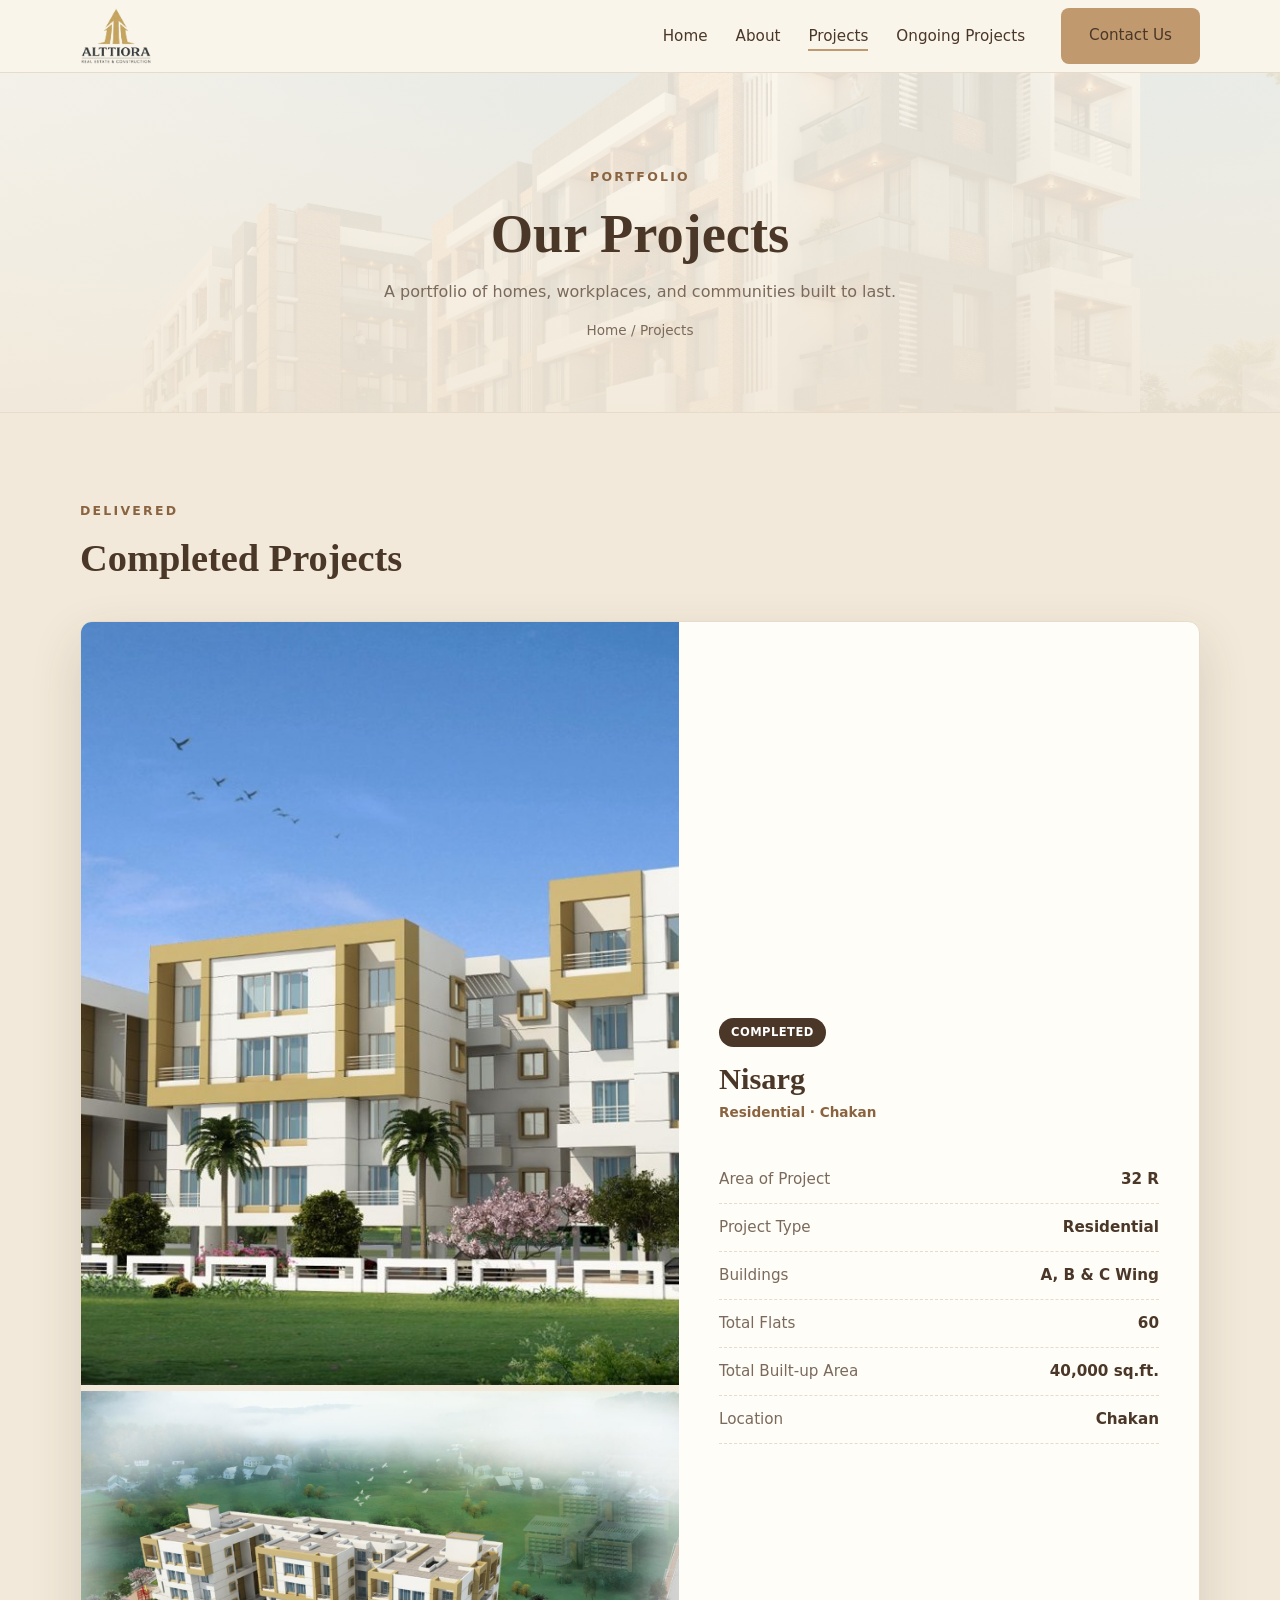
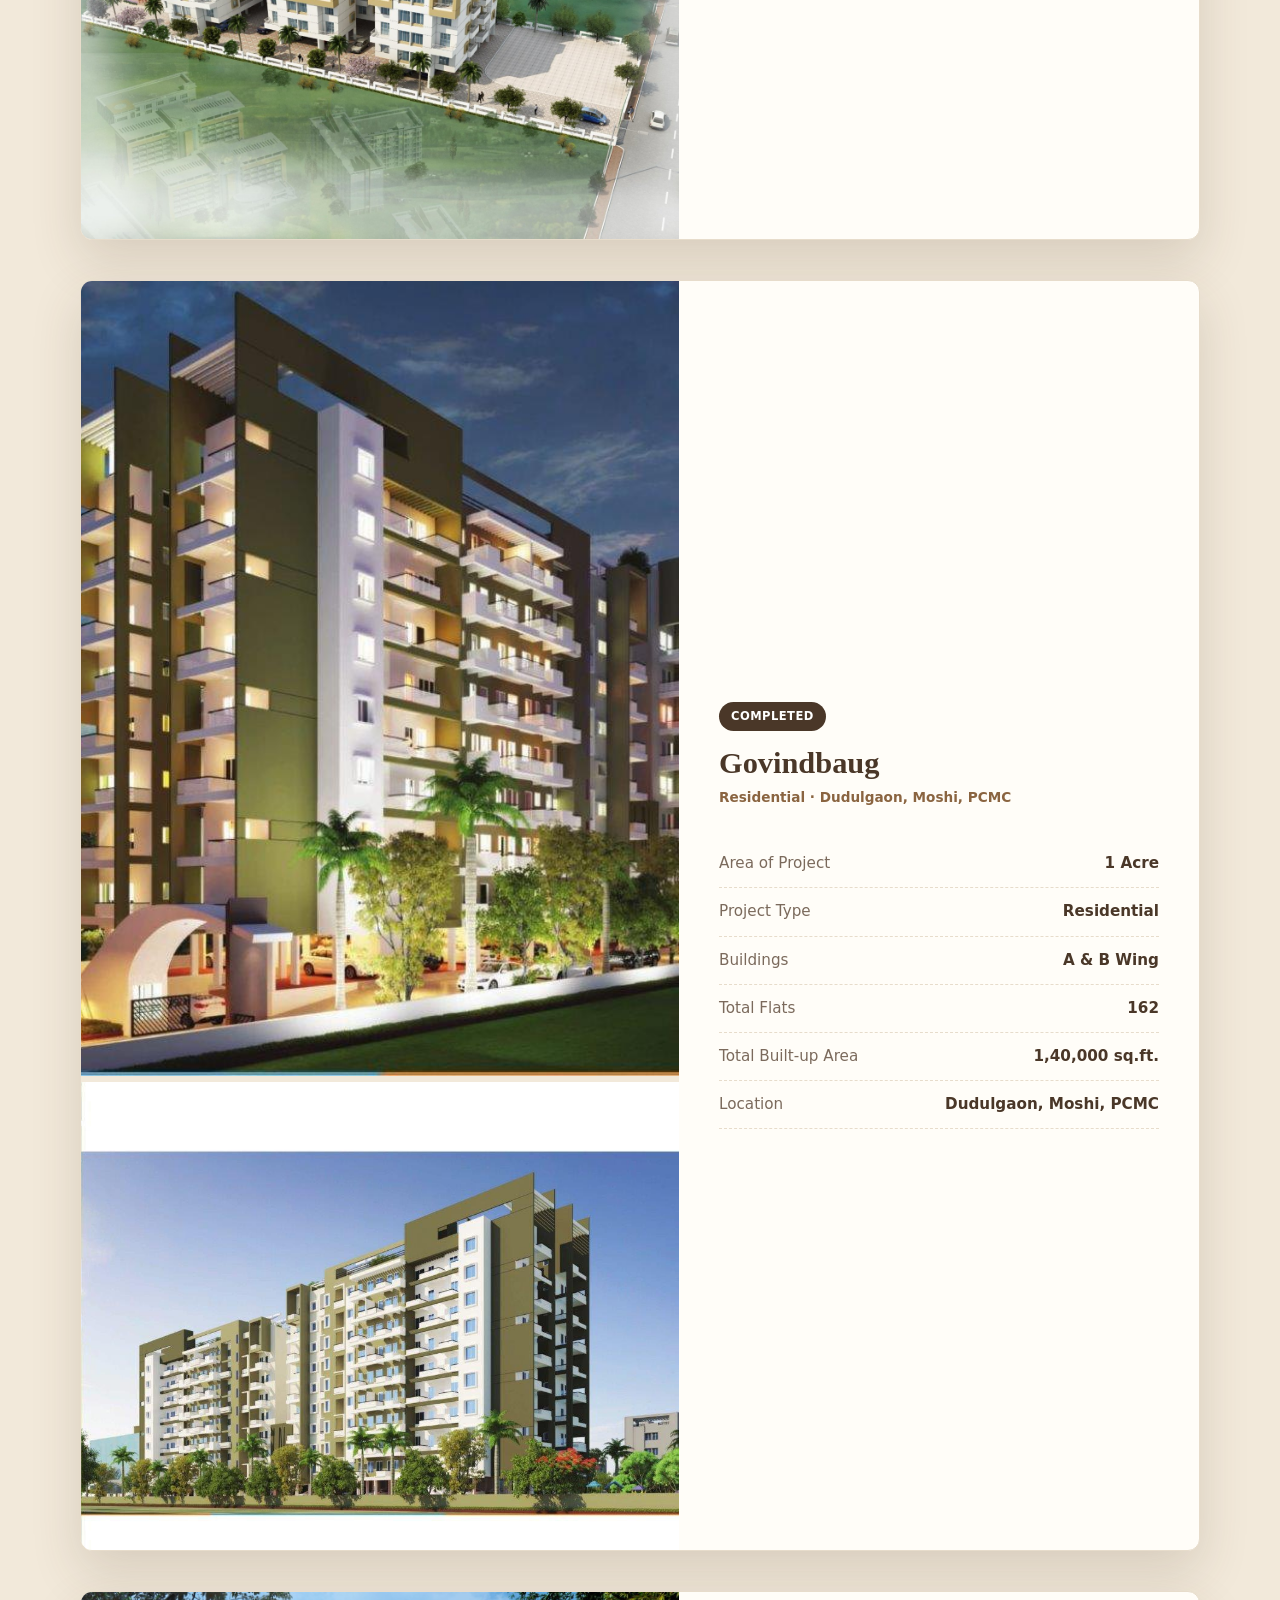
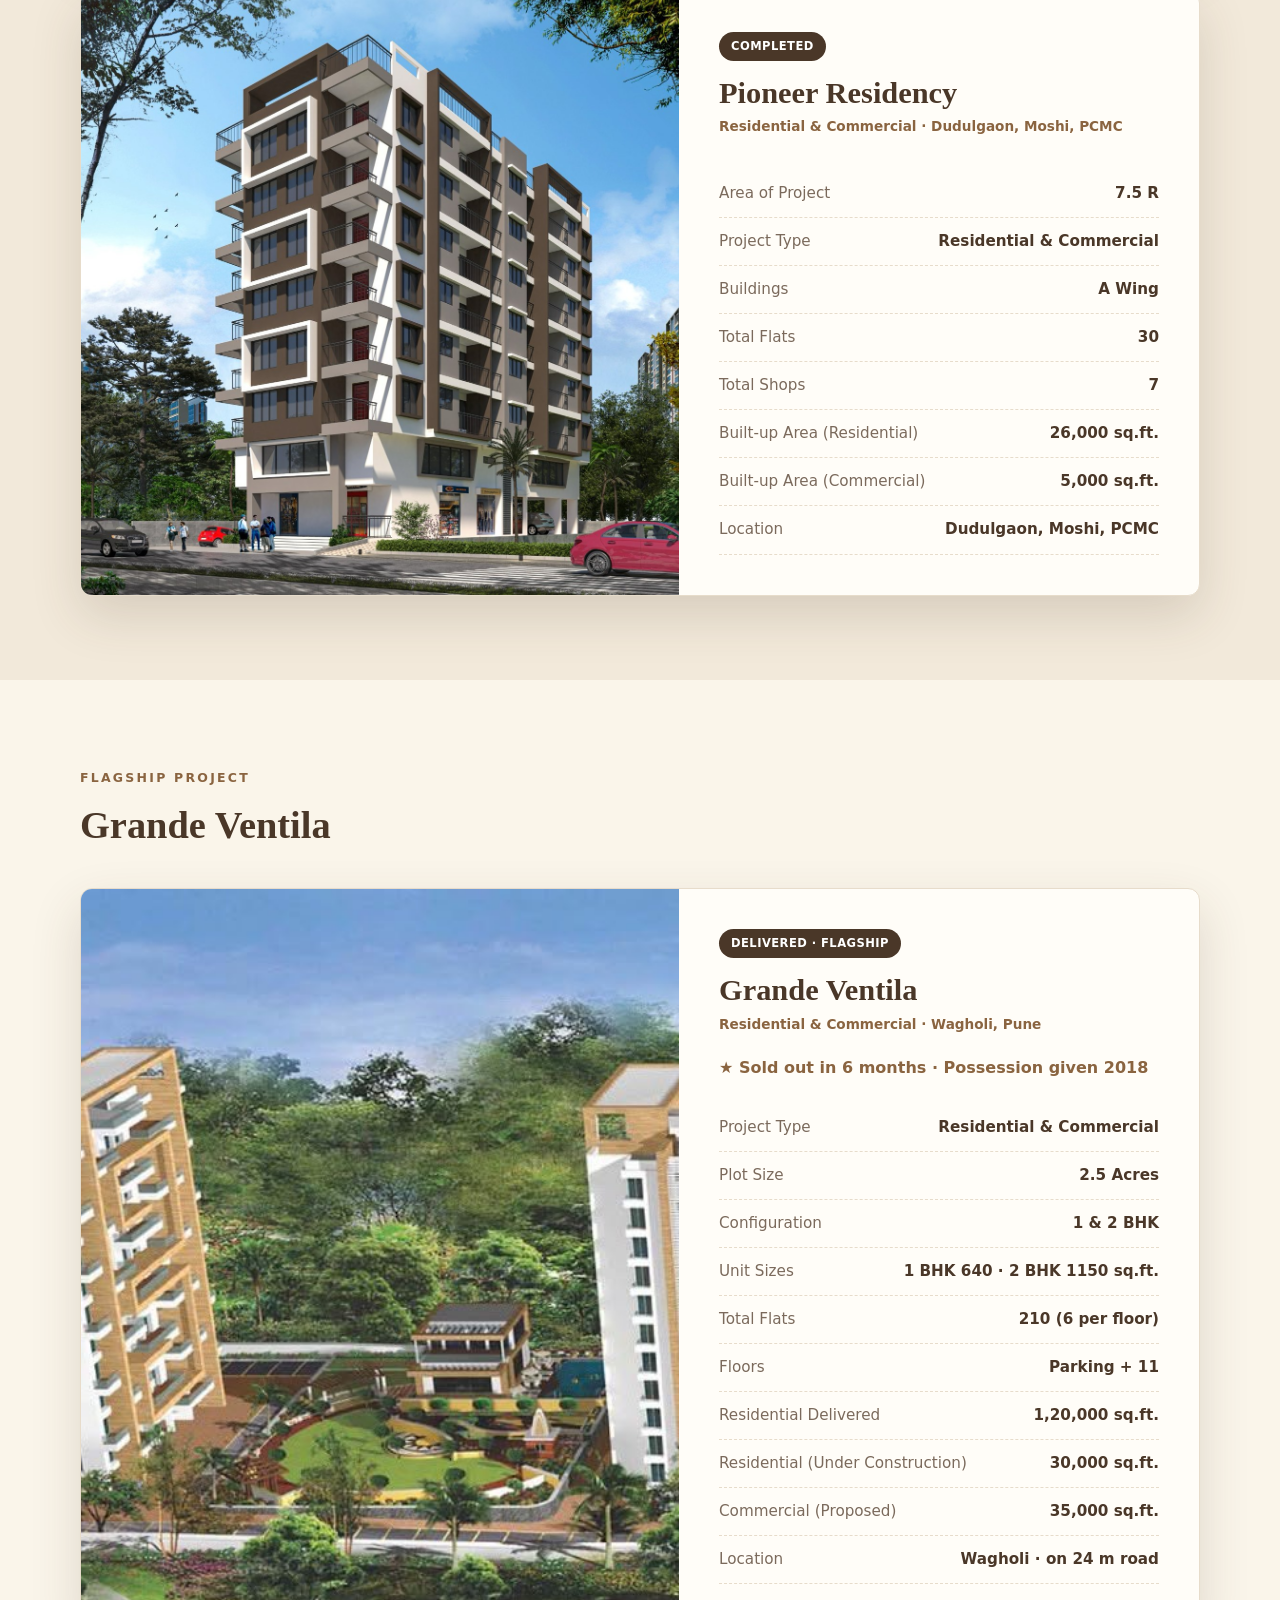
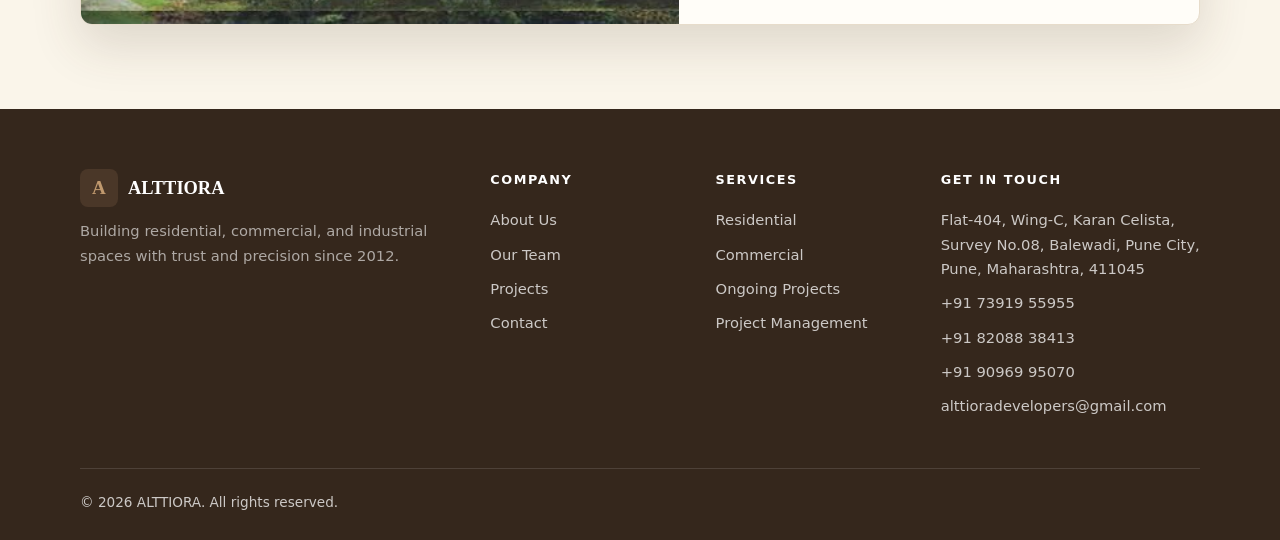
<file: projects.html>
<!DOCTYPE html>
<html lang="en">
<head>
  <meta charset="UTF-8" />
  <meta name="viewport" content="width=device-width, initial-scale=1.0" />
  <title>Projects — ALTTIORA</title>
  <meta name="description" content="Explore ALTTIORA's flagship and completed projects." />
  <link rel="stylesheet" href="css/styles.css" />
</head>
<body>

  <!-- ============ HEADER ============ -->
  <header class="site-header">
    <div class="container nav">
      <a href="index.html" class="brand">
        <img src="images/logo.png" alt="ALTTIORA — Real Estate & Construction" class="brand__logo" />
      </a>
      <ul class="nav__links">
        <li><a href="index.html">Home</a></li>
        <li><a href="about.html">About</a></li>
        <li><a href="projects.html" class="active">Projects</a></li>
        <li><a href="ongoing-projects.html">Ongoing Projects</a></li>
        <li class="nav__cta"><a href="contact.html" class="btn btn--primary">Contact Us</a></li>
      </ul>
      <button class="nav__toggle" aria-label="Toggle menu"><span></span><span></span><span></span></button>
    </div>
  </header>

  <!-- ============ PAGE HEAD ============ -->
  <section class="page-head">
    <div class="container">
      <span class="eyebrow" style="color:var(--accent-dark)">Portfolio</span>
      <h1>Our Projects</h1>
      <p>A portfolio of homes, workplaces, and communities built to last.</p>
      <div class="breadcrumb"><a href="index.html">Home</a> / Projects</div>
    </div>
  </section>

  <!-- ============ COMPLETED ============ -->
  <section class="section section--soft">
    <div class="container">
      <div class="reveal"><span class="eyebrow">Delivered</span><h2>Completed Projects</h2></div>

      <!-- Featured completed project: NISARG -->
      <article class="project-feature reveal--scale reveal" style="margin-top:40px; margin-bottom:40px">
        <div class="project-feature__gallery">
          <img src="images/nisarg-1.jpg" alt="Nisarg — street view" onerror="this.src='https://placehold.co/720x460/2c3742/8fa8bf?text=Add+images/nisarg-1.jpg'" />
          <img src="images/nisarg-2.jpg" alt="Nisarg — aerial view" onerror="this.src='https://placehold.co/720x260/8fa8bf/2c3742?text=Add+images/nisarg-2.jpg'" />
        </div>
        <div class="project-feature__info">
          <span class="project__tag project__tag--done">Completed</span>
          <h3>Nisarg</h3>
          <div class="project__meta">Residential · Chakan</div>
          <ul class="spec-list">
            <li><span>Area of Project</span><span>32 R</span></li>
            <li><span>Project Type</span><span>Residential</span></li>
            <li><span>Buildings</span><span>A, B &amp; C Wing</span></li>
            <li><span>Total Flats</span><span>60</span></li>
            <li><span>Total Built-up Area</span><span>40,000 sq.ft.</span></li>
            <li><span>Location</span><span>Chakan</span></li>
          </ul>
        </div>
      </article>

      <!-- Featured completed project: GOVINDBAUG -->
      <article class="project-feature reveal--scale reveal" style="margin-top:0">
        <div class="project-feature__gallery">
          <img src="images/govindbaug-1.jpg" alt="Govindbaug — twilight view" onerror="this.src='https://placehold.co/720x460/2c3742/8fa8bf?text=Add+images/govindbaug-1.jpg'" />
          <img src="images/govindbaug-2.jpg" alt="Govindbaug — daytime view" onerror="this.src='https://placehold.co/720x260/8fa8bf/2c3742?text=Add+images/govindbaug-2.jpg'" />
        </div>
        <div class="project-feature__info">
          <span class="project__tag project__tag--done">Completed</span>
          <h3>Govindbaug</h3>
          <div class="project__meta">Residential · Dudulgaon, Moshi, PCMC</div>
          <ul class="spec-list">
            <li><span>Area of Project</span><span>1 Acre</span></li>
            <li><span>Project Type</span><span>Residential</span></li>
            <li><span>Buildings</span><span>A &amp; B Wing</span></li>
            <li><span>Total Flats</span><span>162</span></li>
            <li><span>Total Built-up Area</span><span>1,40,000 sq.ft.</span></li>
            <li><span>Location</span><span>Dudulgaon, Moshi, PCMC</span></li>
          </ul>
        </div>
      </article>

      <!-- Featured completed project: PIONEER RESIDENCY -->
      <article class="project-feature reveal--scale reveal" style="margin-top:40px">
        <div class="project-feature__gallery gallery--solo">
          <img src="images/pioneer-1.jpg" alt="Pioneer Residency" onerror="this.src='https://placehold.co/720x620/2c3742/8fa8bf?text=Add+images/pioneer-1.jpg'" />
        </div>
        <div class="project-feature__info">
          <span class="project__tag project__tag--done">Completed</span>
          <h3>Pioneer Residency</h3>
          <div class="project__meta">Residential &amp; Commercial · Dudulgaon, Moshi, PCMC</div>
          <ul class="spec-list">
            <li><span>Area of Project</span><span>7.5 R</span></li>
            <li><span>Project Type</span><span>Residential &amp; Commercial</span></li>
            <li><span>Buildings</span><span>A Wing</span></li>
            <li><span>Total Flats</span><span>30</span></li>
            <li><span>Total Shops</span><span>7</span></li>
            <li><span>Built-up Area (Residential)</span><span>26,000 sq.ft.</span></li>
            <li><span>Built-up Area (Commercial)</span><span>5,000 sq.ft.</span></li>
            <li><span>Location</span><span>Dudulgaon, Moshi, PCMC</span></li>
          </ul>
        </div>
      </article>
    </div>
  </section>

  <!-- ============ FLAGSHIP ============ -->
  <section class="section">
    <div class="container">
      <div class="reveal"><span class="eyebrow">Flagship Project</span><h2>Grande Ventila</h2></div>

      <article class="project-feature reveal--scale reveal" style="margin-top:40px">
        <div class="project-feature__gallery gallery--solo">
          <img src="images/grande-1.jpg" alt="Grande Ventila — aerial render" onerror="this.src='https://placehold.co/720x620/2c3742/8fa8bf?text=grande-1.jpg'" />
        </div>
        <div class="project-feature__info">
          <span class="project__tag project__tag--done">Delivered · Flagship</span>
          <h3>Grande Ventila</h3>
          <div class="project__meta">Residential &amp; Commercial · Wagholi, Pune</div>
          <p style="color:var(--accent-dark); font-weight:600; margin:10px 0 0">★ Sold out in 6 months · Possession given 2018</p>
          <ul class="spec-list">
            <li><span>Project Type</span><span>Residential &amp; Commercial</span></li>
            <li><span>Plot Size</span><span>2.5 Acres</span></li>
            <li><span>Configuration</span><span>1 &amp; 2 BHK</span></li>
            <li><span>Unit Sizes</span><span>1 BHK 640 · 2 BHK 1150 sq.ft.</span></li>
            <li><span>Total Flats</span><span>210 (6 per floor)</span></li>
            <li><span>Floors</span><span>Parking + 11</span></li>
            <li><span>Residential Delivered</span><span>1,20,000 sq.ft.</span></li>
            <li><span>Residential (Under Construction)</span><span>30,000 sq.ft.</span></li>
            <li><span>Commercial (Proposed)</span><span>35,000 sq.ft.</span></li>
            <li><span>Location</span><span>Wagholi · on 24 m road</span></li>
          </ul>
        </div>
      </article>
    </div>
  </section>

  <!-- ============ FOOTER ============ -->
  <footer class="site-footer">
    <div class="container">
      <div class="footer-grid">
        <div class="footer-about">
          <div class="footer-brand">
            <span class="brand__mark">A</span>
            <span class="brand__name">ALTTIORA</span>
          </div>
          <p>Building residential, commercial, and industrial spaces with trust and precision since 2012.</p>
        </div>
        <div>
          <h4>Company</h4>
          <a href="about.html">About Us</a>
          <a href="about.html#team">Our Team</a>
          <a href="projects.html">Projects</a>
          <a href="contact.html">Contact</a>
        </div>
        <div>
          <h4>Services</h4>
          <a href="projects.html">Residential</a>
          <a href="projects.html">Commercial</a>
          <a href="ongoing-projects.html">Ongoing Projects</a>
          <a href="contact.html">Project Management</a>
        </div>
        <div>
          <h4>Get in Touch</h4>
          <span style="display:block;color:rgba(255,255,255,.75);font-size:.92rem;margin-bottom:10px">Flat-404, Wing-C, Karan Celista, Survey No.08, Balewadi, Pune City, Pune, Maharashtra, 411045</span>
          <a href="tel:+917391955955">+91 73919 55955</a>
          <a href="tel:+918208838413">+91 82088 38413</a>
          <a href="tel:+919096995070">+91 90969 95070</a>
          <a href="mailto:alttioradevelopers@gmail.com">alttioradevelopers@gmail.com</a>
        </div>
      </div>
      <div class="footer-bottom">
        <span>© <span id="year">2026</span> ALTTIORA. All rights reserved.</span>
      </div>
    </div>
  </footer>

  <script src="js/main.js"></script>
</body>
</html>
</file>
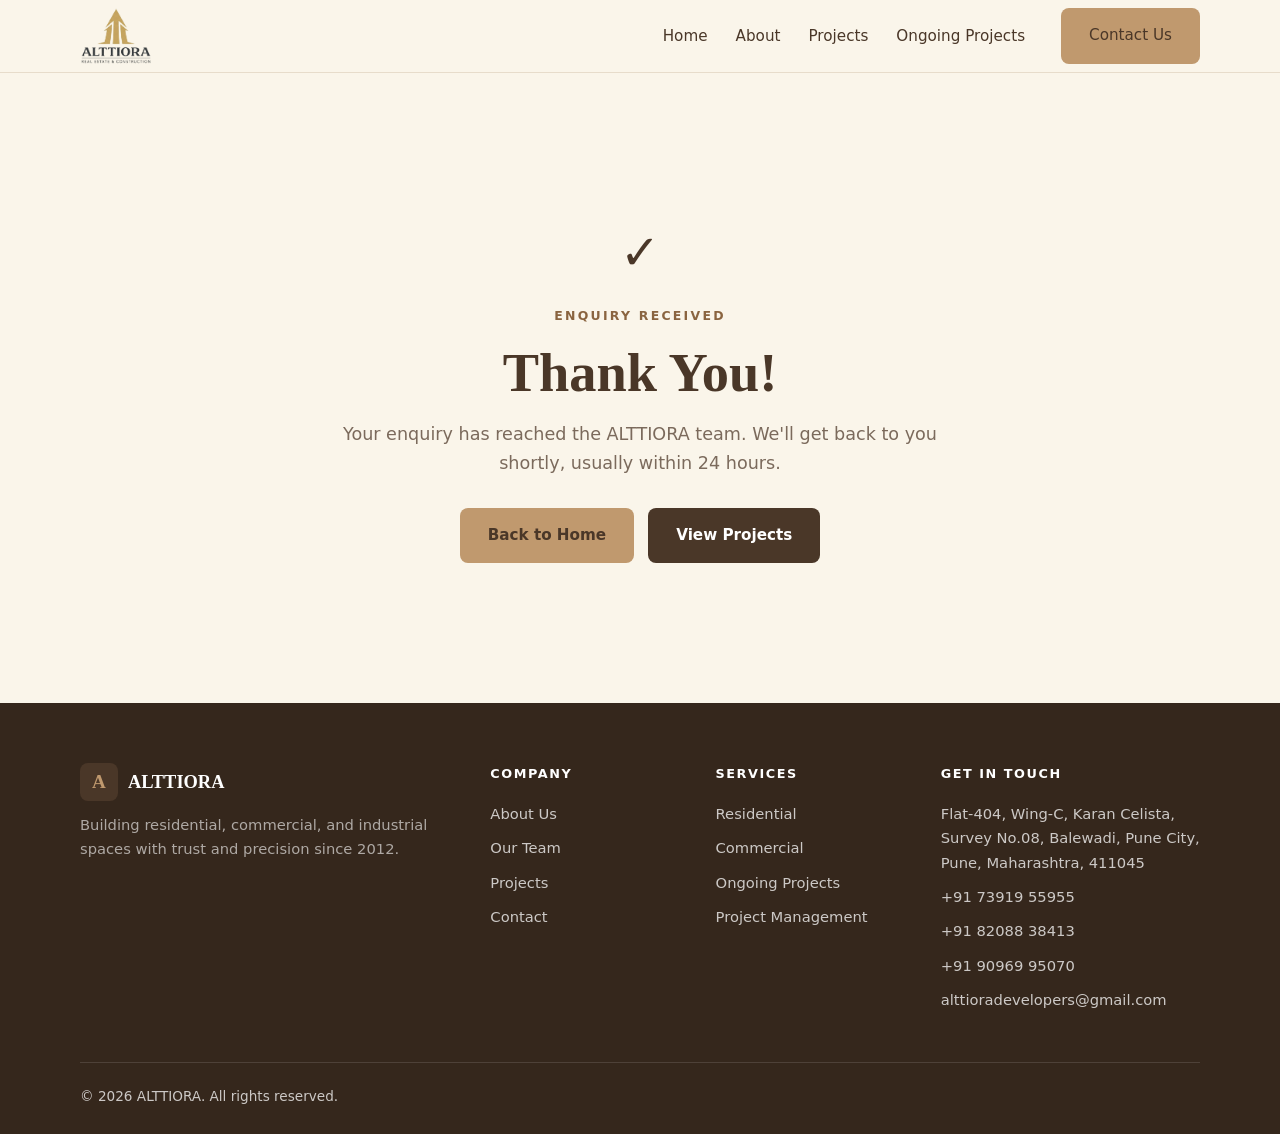
<file: thankyou.html>
<!DOCTYPE html>
<html lang="en">
<head>
  <meta charset="UTF-8" />
  <meta name="viewport" content="width=device-width, initial-scale=1.0" />
  <title>Thank You — ALTTIORA</title>
  <meta name="description" content="Thank you for your enquiry — the ALTTIORA team will be in touch shortly." />
  <link rel="stylesheet" href="css/styles.css" />
</head>
<body>

  <!-- ============ HEADER ============ -->
  <header class="site-header">
    <div class="container nav">
      <a href="index.html" class="brand">
        <img src="images/logo.png" alt="ALTTIORA — Real Estate & Construction" class="brand__logo" />
      </a>
      <ul class="nav__links">
        <li><a href="index.html">Home</a></li>
        <li><a href="about.html">About</a></li>
        <li><a href="projects.html">Projects</a></li>
        <li><a href="ongoing-projects.html">Ongoing Projects</a></li>
        <li class="nav__cta"><a href="contact.html" class="btn btn--primary">Contact Us</a></li>
      </ul>
      <button class="nav__toggle" aria-label="Toggle menu"><span></span><span></span><span></span></button>
    </div>
  </header>

  <!-- ============ THANK YOU ============ -->
  <section class="section" style="min-height:70vh; display:flex; align-items:center; text-align:center">
    <div class="container reveal in" style="max-width:640px">
      <div style="font-size:3rem; margin-bottom:10px">✓</div>
      <span class="eyebrow">Enquiry Received</span>
      <h1>Thank You!</h1>
      <p style="margin-top:14px; font-size:1.1rem">Your enquiry has reached the ALTTIORA team. We'll get back to you shortly, usually within 24 hours.</p>
      <div style="margin-top:30px; display:flex; gap:14px; justify-content:center; flex-wrap:wrap">
        <a href="index.html" class="btn btn--primary">Back to Home</a>
        <a href="projects.html" class="btn btn--dark">View Projects</a>
      </div>
    </div>
  </section>

  <!-- ============ FOOTER ============ -->
  <footer class="site-footer">
    <div class="container">
      <div class="footer-grid">
        <div class="footer-about">
          <div class="footer-brand">
            <span class="brand__mark">A</span>
            <span class="brand__name">ALTTIORA</span>
          </div>
          <p>Building residential, commercial, and industrial spaces with trust and precision since 2012.</p>
        </div>
        <div>
          <h4>Company</h4>
          <a href="about.html">About Us</a>
          <a href="about.html#team">Our Team</a>
          <a href="projects.html">Projects</a>
          <a href="contact.html">Contact</a>
        </div>
        <div>
          <h4>Services</h4>
          <a href="projects.html">Residential</a>
          <a href="projects.html">Commercial</a>
          <a href="ongoing-projects.html">Ongoing Projects</a>
          <a href="contact.html">Project Management</a>
        </div>
        <div>
          <h4>Get in Touch</h4>
          <span style="display:block;color:rgba(255,255,255,.75);font-size:.92rem;margin-bottom:10px">Flat-404, Wing-C, Karan Celista, Survey No.08, Balewadi, Pune City, Pune, Maharashtra, 411045</span>
          <a href="tel:+917391955955">+91 73919 55955</a>
          <a href="tel:+918208838413">+91 82088 38413</a>
          <a href="tel:+919096995070">+91 90969 95070</a>
          <a href="mailto:alttioradevelopers@gmail.com">alttioradevelopers@gmail.com</a>
        </div>
      </div>
      <div class="footer-bottom">
        <span>© <span id="year">2026</span> ALTTIORA. All rights reserved.</span>
      </div>
    </div>
  </footer>

  <script src="js/main.js"></script>
</body>
</html>
</file>
<file: css/styles.css>
/* ===========================================================
   [YOUR COMPANY] — Real Estate & Construction
   Shared stylesheet. Edit the variables below to rebrand.
   =========================================================== */

:root {
  /* --- Brand colors (change these to rebrand the whole site) --- */
  --brand:        #4a3728;   /* espresso brown — headings, nav, footer */
  --brand-dark:   #35271c;
  --accent:       #c0996e;   /* caramel — buttons, pills, highlights */
  --accent-dark:  #8a6440;   /* deep caramel — text/links on light */

  /* --- Neutrals --- */
  --ink:      #4a3728;   /* espresso brown — body text */
  --muted:    #7b6a5c;   /* softer brown — secondary text */
  --line:     #e7dccb;   /* borders */
  --bg:       #faf5ea;   /* warm cream — page background */
  --bg-soft:  #f2e9da;   /* deeper beige — alternating sections */
  --surface:  #fffdf8;   /* warm near-white — cards, forms */

  --radius: 12px;
  --shadow: 0 10px 30px rgba(74, 55, 40, 0.08);
  --shadow-lg: 0 20px 50px rgba(74, 55, 40, 0.16);
  --maxw: 1160px;
  --font-head: "Georgia", "Times New Roman", serif;
  --font-body: system-ui, -apple-system, "Segoe UI", Roboto, Helvetica, Arial, sans-serif;
}

/* ---------- Reset / base ---------- */
* { box-sizing: border-box; margin: 0; padding: 0; }
html { scroll-behavior: smooth; background: var(--bg); }
body {
  font-family: var(--font-body);
  color: var(--ink);
  background: var(--bg);
  line-height: 1.65;
  -webkit-font-smoothing: antialiased;
}
img { max-width: 100%; display: block; }
a { color: inherit; text-decoration: none; }
h1, h2, h3 { font-family: var(--font-head); line-height: 1.2; color: var(--brand); font-weight: 700; }
h1 { font-size: clamp(2rem, 5vw, 3.4rem); }
h2 { font-size: clamp(1.6rem, 3.5vw, 2.4rem); }
h3 { font-size: 1.2rem; }
p  { color: var(--muted); }

.container { width: 100%; max-width: var(--maxw); margin-inline: auto; padding-inline: 20px; }
.section { padding: 84px 0; }
.section--soft { background: var(--bg-soft); }
.text-center { text-align: center; }

.eyebrow {
  display: inline-block;
  font-family: var(--font-body);
  font-size: .78rem;
  letter-spacing: .18em;
  text-transform: uppercase;
  color: var(--accent-dark);
  font-weight: 700;
  margin-bottom: 14px;
}
.section-lead { max-width: 620px; margin: 14px auto 0; }

/* ---------- Buttons ---------- */
.btn {
  display: inline-block;
  padding: 13px 26px;
  border-radius: 8px;
  font-weight: 600;
  font-size: .95rem;
  cursor: pointer;
  border: 2px solid transparent;
  transition: transform .15s ease, background .2s ease, color .2s ease;
}
.btn:hover { transform: translateY(-2px); }
.btn--primary { background: var(--accent); color: var(--brand); }
.btn--primary:hover { background: var(--brand); color: var(--accent); }
.btn--ghost { background: transparent; color: var(--brand); border-color: var(--brand); }
.btn--ghost:hover { background: var(--brand); color: var(--surface); }
.btn--dark { background: var(--brand); color: #fff; }
.btn--dark:hover { background: var(--brand-dark); }

/* ---------- Header / Nav ---------- */
.site-header {
  position: sticky; top: 0; z-index: 50;
  background: rgba(250,245,234,.95);
  backdrop-filter: blur(8px);
  border-bottom: 1px solid var(--line);
}
.nav {
  display: flex; align-items: center; justify-content: space-between;
  height: 72px;
}
.brand { display: flex; align-items: center; gap: 10px; }
.brand__mark {
  width: 38px; height: 38px; border-radius: 8px;
  background: var(--brand); color: var(--accent);
  display: grid; place-items: center;
  font-family: var(--font-head); font-weight: 700; font-size: 1.2rem;
}
.brand__name { font-family: var(--font-head); font-weight: 700; color: var(--brand); font-size: 1.15rem; }
.brand__name small { display: block; font-family: var(--font-body); font-size: .62rem; letter-spacing: .15em; color: var(--muted); text-transform: uppercase; }
.brand__logo { height: 58px; width: auto; display: block; }

.nav__links { display: flex; align-items: center; gap: 28px; list-style: none; }
.nav__links a { font-weight: 500; font-size: .95rem; color: var(--ink); position: relative; }
.nav__links a::after {
  content: ""; position: absolute; left: 0; bottom: -6px;
  width: 0; height: 2px; background: var(--accent); transition: width .2s ease;
}
.nav__links a:hover::after, .nav__links a.active::after { width: 100%; }
.nav__cta { margin-left: 8px; }

.nav__toggle {
  display: none; background: none; border: none; cursor: pointer;
  width: 42px; height: 42px; flex-direction: column; gap: 5px; justify-content: center; align-items: center;
}
.nav__toggle span { width: 24px; height: 2px; background: var(--brand); transition: .25s; }

/* ---------- Hero ---------- */
.hero {
  position: relative; color: var(--ink); overflow: hidden;
  min-height: 88vh; display: flex; align-items: center;
  background: var(--bg);
}
.hero::before {
  content: ""; position: absolute; inset: 0; z-index: 0;
  background:
    linear-gradient(90deg, rgba(250,245,234,.96) 0%, rgba(250,245,234,.86) 38%, rgba(250,245,234,.45) 72%, rgba(250,245,234,.15) 100%),
    url("../images/hero.jpg") center/cover no-repeat, var(--bg);
  animation: kenburns 22s ease-in-out infinite alternate;
}
@keyframes kenburns {
  from { transform: scale(1); }
  to   { transform: scale(1.09); }
}
.hero__inner { position: relative; z-index: 1; max-width: 720px; padding-block: 60px; }
.hero h1 { color: var(--brand); }
.hero p { color: var(--muted); font-size: 1.15rem; margin: 20px 0 30px; max-width: 560px; }
.hero__actions { display: flex; gap: 14px; flex-wrap: wrap; }

/* ---------- Stats bar ---------- */
.stats { display: grid; grid-template-columns: repeat(4, 1fr); gap: 20px; }
.stat { text-align: center; padding: 10px; }
.stat__num { font-family: var(--font-head); font-size: 2.4rem; color: var(--brand); font-weight: 700; }
.stat__label { font-size: .85rem; color: var(--muted); text-transform: uppercase; letter-spacing: .08em; }

/* ---------- Pillars / feature cards ---------- */
.grid-3 { display: grid; grid-template-columns: repeat(3, 1fr); gap: 26px; }
.card {
  background: var(--bg); border: 1px solid var(--line); border-radius: var(--radius);
  padding: 32px 28px; transition: transform .2s ease, box-shadow .2s ease;
}
.card:hover { transform: translateY(-6px); box-shadow: var(--shadow); }
.card__icon {
  width: 52px; height: 52px; border-radius: 10px; margin-bottom: 18px;
  background: var(--bg-soft); color: var(--brand);
  display: grid; place-items: center; font-size: 1.5rem;
}
.card h3 { margin-bottom: 10px; }

/* ---------- Projects ---------- */
.projects { display: grid; grid-template-columns: repeat(3, 1fr); gap: 26px; }
.project {
  border-radius: var(--radius); overflow: hidden; background: var(--surface);
  border: 1px solid var(--line); box-shadow: var(--shadow);
  transition: transform .25s ease, box-shadow .25s ease;
}
.project:hover { transform: translateY(-6px); box-shadow: var(--shadow-lg); }
.project__img {
  aspect-ratio: 4/3; background: var(--bg-soft) center/cover; position: relative;
  transition: transform .6s cubic-bezier(.2,.7,.2,1);
}
.project:hover .project__img { transform: scale(1.07); }
.project__tag {
  position: absolute; top: 14px; left: 14px;
  background: var(--accent); color: var(--brand); font-size: .72rem; font-weight: 700;
  padding: 5px 12px; border-radius: 20px; letter-spacing: .04em; text-transform: uppercase;
}
.project__tag--done { background: var(--brand); color: #fff; }
.project__body { padding: 22px 22px 26px; }
.project__body h3 { margin-bottom: 6px; }
.project__meta { font-size: .85rem; color: var(--accent-dark); font-weight: 600; margin-bottom: 10px; }
.project__body p { font-size: .92rem; }

/* ---------- Split / about ---------- */
.split { display: grid; grid-template-columns: 1fr 1fr; gap: 54px; align-items: center; }
.split img { border-radius: var(--radius); box-shadow: var(--shadow); }
.split ul { list-style: none; margin-top: 20px; display: grid; gap: 12px; }
.split li { padding-left: 30px; position: relative; color: var(--ink); }
.split li::before {
  content: "✓"; position: absolute; left: 0; top: 0;
  color: var(--accent-dark); font-weight: 700;
}

/* ---------- Team ---------- */
.team { display: grid; grid-template-columns: repeat(4, 1fr); gap: 24px; }
.member { text-align: center; }
.member__photo {
  aspect-ratio: 1; border-radius: var(--radius); background: var(--bg-soft) center/cover;
  margin-bottom: 14px; border: 1px solid var(--line);
}
.member h3 { font-size: 1.05rem; margin-bottom: 2px; }
.member span { font-size: .85rem; color: var(--accent-dark); font-weight: 600; }
.member-qual { font-size: .78rem; color: var(--muted); margin-top: 4px; line-height: 1.4; }
.team-group-label { margin-top: 44px; }

/* ---------- Testimonials ---------- */
.quotes { display: grid; grid-template-columns: repeat(3, 1fr); gap: 24px; }
.quote { background: var(--surface); border-radius: var(--radius); padding: 30px; border: 1px solid var(--line); }
.quote p { font-style: italic; color: var(--ink); margin-bottom: 18px; }
.quote__by { display: flex; align-items: center; gap: 12px; }
.quote__avatar { width: 44px; height: 44px; border-radius: 50%; background: var(--brand); color: var(--accent); display: grid; place-items: center; font-weight: 700; }
.quote__by strong { display: block; font-size: .95rem; color: var(--brand); }
.quote__by small { color: var(--muted); }

/* ---------- CTA band ---------- */
.cta-band {
  background: linear-gradient(135deg, var(--brand), var(--brand-dark));
  color: #fff; border-radius: var(--radius); padding: 54px; text-align: center;
}
.cta-band h2 { color: #fff; }
.cta-band p { color: rgba(255,255,255,.85); max-width: 560px; margin: 12px auto 26px; }

/* ---------- Contact ---------- */
.contact-grid { display: grid; grid-template-columns: 1fr 1.2fr; gap: 48px; align-items: start; }
.contact-info li { list-style: none; margin-bottom: 22px; }
.contact-info small { display: block; text-transform: uppercase; letter-spacing: .1em; font-size: .72rem; color: var(--accent-dark); font-weight: 700; margin-bottom: 4px; }
.contact-info strong { font-weight: 600; color: var(--ink); font-size: 1.05rem; }

.form { background: var(--surface); border: 1px solid var(--line); border-radius: var(--radius); padding: 32px; box-shadow: var(--shadow); }
.form label { display: block; font-size: .85rem; font-weight: 600; color: var(--ink); margin-bottom: 6px; }
.field { margin-bottom: 18px; }
.field input, .field textarea, .field select {
  width: 100%; padding: 12px 14px; border: 1px solid var(--line); border-radius: 8px;
  font-family: inherit; font-size: .95rem; color: var(--ink); background: var(--bg-soft);
}
.field input:focus, .field textarea:focus, .field select:focus {
  outline: none; border-color: var(--accent); background: var(--surface);
}
.form__note { font-size: .82rem; color: var(--muted); margin-top: 8px; }
.form__status { margin-top: 14px; font-weight: 600; }
.form__status.ok { color: var(--brand); }

/* ---------- Page header (interior pages) ---------- */
.page-head {
  background: linear-gradient(180deg, rgba(250,245,234,.88), rgba(242,233,218,.94)), url("../images/hero.jpg") center/cover, var(--bg-soft);
  color: var(--ink); padding: 90px 0 70px; text-align: center;
  border-bottom: 1px solid var(--line);
}
.page-head h1 { color: var(--brand); }
.page-head p { color: var(--muted); max-width: 600px; margin: 12px auto 0; }
.breadcrumb { font-size: .85rem; color: var(--muted); margin-top: 14px; }

/* ---------- Footer ---------- */
.site-footer { background: var(--brand-dark); color: rgba(255,255,255,.75); padding: 60px 0 26px; }
.footer-grid { display: grid; grid-template-columns: 2fr 1fr 1fr 1.4fr; gap: 40px; margin-bottom: 40px; }
.site-footer h4 { color: #fff; font-family: var(--font-body); font-size: .8rem; letter-spacing: .12em; text-transform: uppercase; margin-bottom: 18px; }
.site-footer a { color: rgba(255,255,255,.75); font-size: .92rem; display: block; margin-bottom: 10px; }
.site-footer a:hover { color: var(--accent); }
.footer-about p { color: rgba(255,255,255,.6); font-size: .92rem; margin-top: 12px; }
.footer-bottom { border-top: 1px solid rgba(255,255,255,.12); padding-top: 22px; display: flex; justify-content: space-between; flex-wrap: wrap; gap: 10px; font-size: .85rem; }
.footer-brand { display: flex; align-items: center; gap: 10px; }
.footer-brand .brand__name { color: #fff; }

/* ---------- Reveal on scroll ---------- */
.reveal { opacity: 0; transform: translateY(28px); transition: opacity .7s cubic-bezier(.2,.7,.2,1), transform .7s cubic-bezier(.2,.7,.2,1); }
.reveal.in { opacity: 1; transform: none; }
.reveal--left  { transform: translateX(-40px); }
.reveal--right { transform: translateX(40px); }
.reveal--scale { transform: scale(.94); }

/* Respect users who prefer no motion */
@media (prefers-reduced-motion: reduce) {
  .reveal { opacity: 1 !important; transform: none !important; transition: none; }
  .hero::before { animation: none; }
}

/* ---------- Featured project (spec card) ---------- */
.project-feature {
  display: grid; grid-template-columns: 1.15fr 1fr;
  border-radius: var(--radius); overflow: hidden; background: var(--surface);
  border: 1px solid var(--line); box-shadow: var(--shadow-lg);
}
.project-feature__gallery { display: grid; grid-template-rows: 1.7fr 1fr; gap: 6px; background: var(--bg-soft); }
.project-feature__gallery.gallery--solo { grid-template-rows: 1fr; grid-template-columns: 1fr; }
.project-feature__gallery img { width: 100%; height: 100%; object-fit: cover; transition: transform .7s cubic-bezier(.2,.7,.2,1); }
.project-feature__gallery img:hover { transform: scale(1.05); }
.project-feature__info { padding: 40px; display: flex; flex-direction: column; justify-content: center; }
.project-feature__info .project__tag { position: static; align-self: flex-start; margin-bottom: 14px; }
.project-feature__info h3 { font-size: 1.9rem; margin-bottom: 4px; }
.spec-list { list-style: none; margin-top: 22px; display: grid; }
.spec-list li { display: flex; justify-content: space-between; gap: 16px; padding: 11px 0; border-bottom: 1px dashed var(--line); font-size: .95rem; }
.spec-list li span:first-child { color: var(--muted); }
.spec-list li span:last-child { color: var(--ink); font-weight: 600; text-align: right; }
@media (max-width: 820px) {
  .project-feature { grid-template-columns: 1fr; }
  .project-feature__gallery { grid-template-rows: none; grid-template-columns: 1.6fr 1fr; }
  .project-feature__info { padding: 30px; }
}

/* ---------- PMC interiors gallery ---------- */
.pmc-gallery { display: grid; grid-template-columns: repeat(4, 1fr); gap: 14px; margin-top: 16px; }
.pmc-gallery img {
  width: 100%; aspect-ratio: 4/3; object-fit: cover; border-radius: var(--radius);
  border: 1px solid var(--line); box-shadow: var(--shadow);
  transition: transform .5s cubic-bezier(.2,.7,.2,1);
}
.pmc-gallery img:hover { transform: scale(1.04); }
@media (max-width: 820px) { .pmc-gallery { grid-template-columns: 1fr 1fr; } }

/* ---------- Responsive ---------- */
@media (max-width: 900px) {
  .grid-3, .projects, .quotes { grid-template-columns: 1fr 1fr; }
  .team { grid-template-columns: 1fr 1fr; }
  .stats { grid-template-columns: 1fr 1fr; }
  .split, .contact-grid { grid-template-columns: 1fr; }
  .footer-grid { grid-template-columns: 1fr 1fr; }
}
@media (max-width: 620px) {
  .nav__links {
    position: fixed; inset: 72px 0 auto 0;
    background: var(--surface); flex-direction: column; align-items: flex-start;
    gap: 0; padding: 10px 20px 20px; border-bottom: 1px solid var(--line);
    transform: translateY(-120%); transition: transform .25s ease; box-shadow: var(--shadow);
  }
  .nav__links.open { transform: translateY(0); }
  .nav__links li { width: 100%; }
  .nav__links a { display: block; padding: 12px 0; width: 100%; }
  .nav__cta { margin: 8px 0 0; }
  .nav__toggle { display: flex; }
  .brand__logo { height: 44px; }
  .grid-3, .projects, .quotes, .team { grid-template-columns: 1fr; }
  .section { padding: 60px 0; }
  .cta-band { padding: 36px 22px; }
  /* stronger, even overlay on small screens for headline legibility */
  .hero::before {
    background:
      linear-gradient(180deg, rgba(250,245,234,.90), rgba(248,242,230,.82)),
      url("../images/hero.jpg") center/cover no-repeat, var(--bg);
  }
}
</file>
